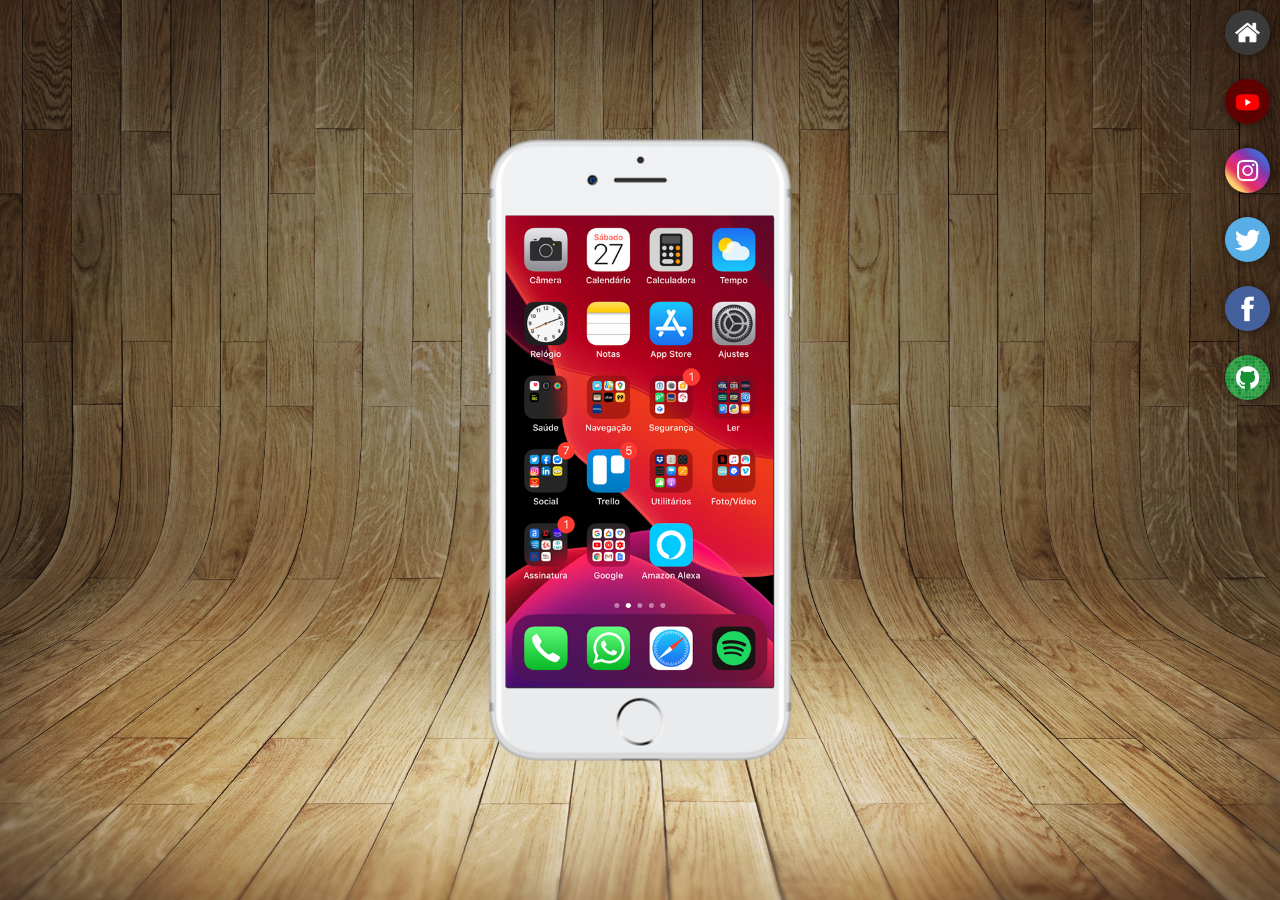
<file: index.html>
<!DOCTYPE html>
<html lang="pt-br">

<head>
    <meta charset="UTF-8">
    <meta http-equiv="X-UA-Compatible" content="IE=edge">
    <meta name="viewport" content="width=device-width, initial-scale=1.0">
    <title>Projeto Social</title>
    <link rel="shortcut icon" href="imagens/favicon.ico" type="image/x-icon">
    <link rel="stylesheet" href="estilos/style.css">
</head>

<body>
    <main>
        <section id="telefone">
            <iframe name="tela" id="tela" src="home.html" frameborder="0">
                Seu navegador não é compativél
            </iframe>
        </section>
        <section id="rede-sociais">
            <a href="home.html" target="tela"><img src="imagens/logo-home.jpg" alt="Home"></a> <br>
            <a href="youtube.html" target="tela"><img src="imagens/logo-youtube.jpg" alt="YouTube"></a> <br>
            <a href="instagram.html" target="tela"><img src="imagens/logo-instagram.jpg" alt="Instagram"></a> <br>
            <a href="twitter.html" target="tela"><img src="imagens/logo-twitter.jpg" alt="Twitter"></a> <br>
            <a href="facebook.html" target="tela"><img src="imagens/logo-facebook.jpg" alt="Facebook"></a> <br>
            <a href="github.html" target="tela"><img src="imagens/logo-github.jpg" alt="GitHub"></a>
        </section>
    </main>

</body>

</html>
</file>
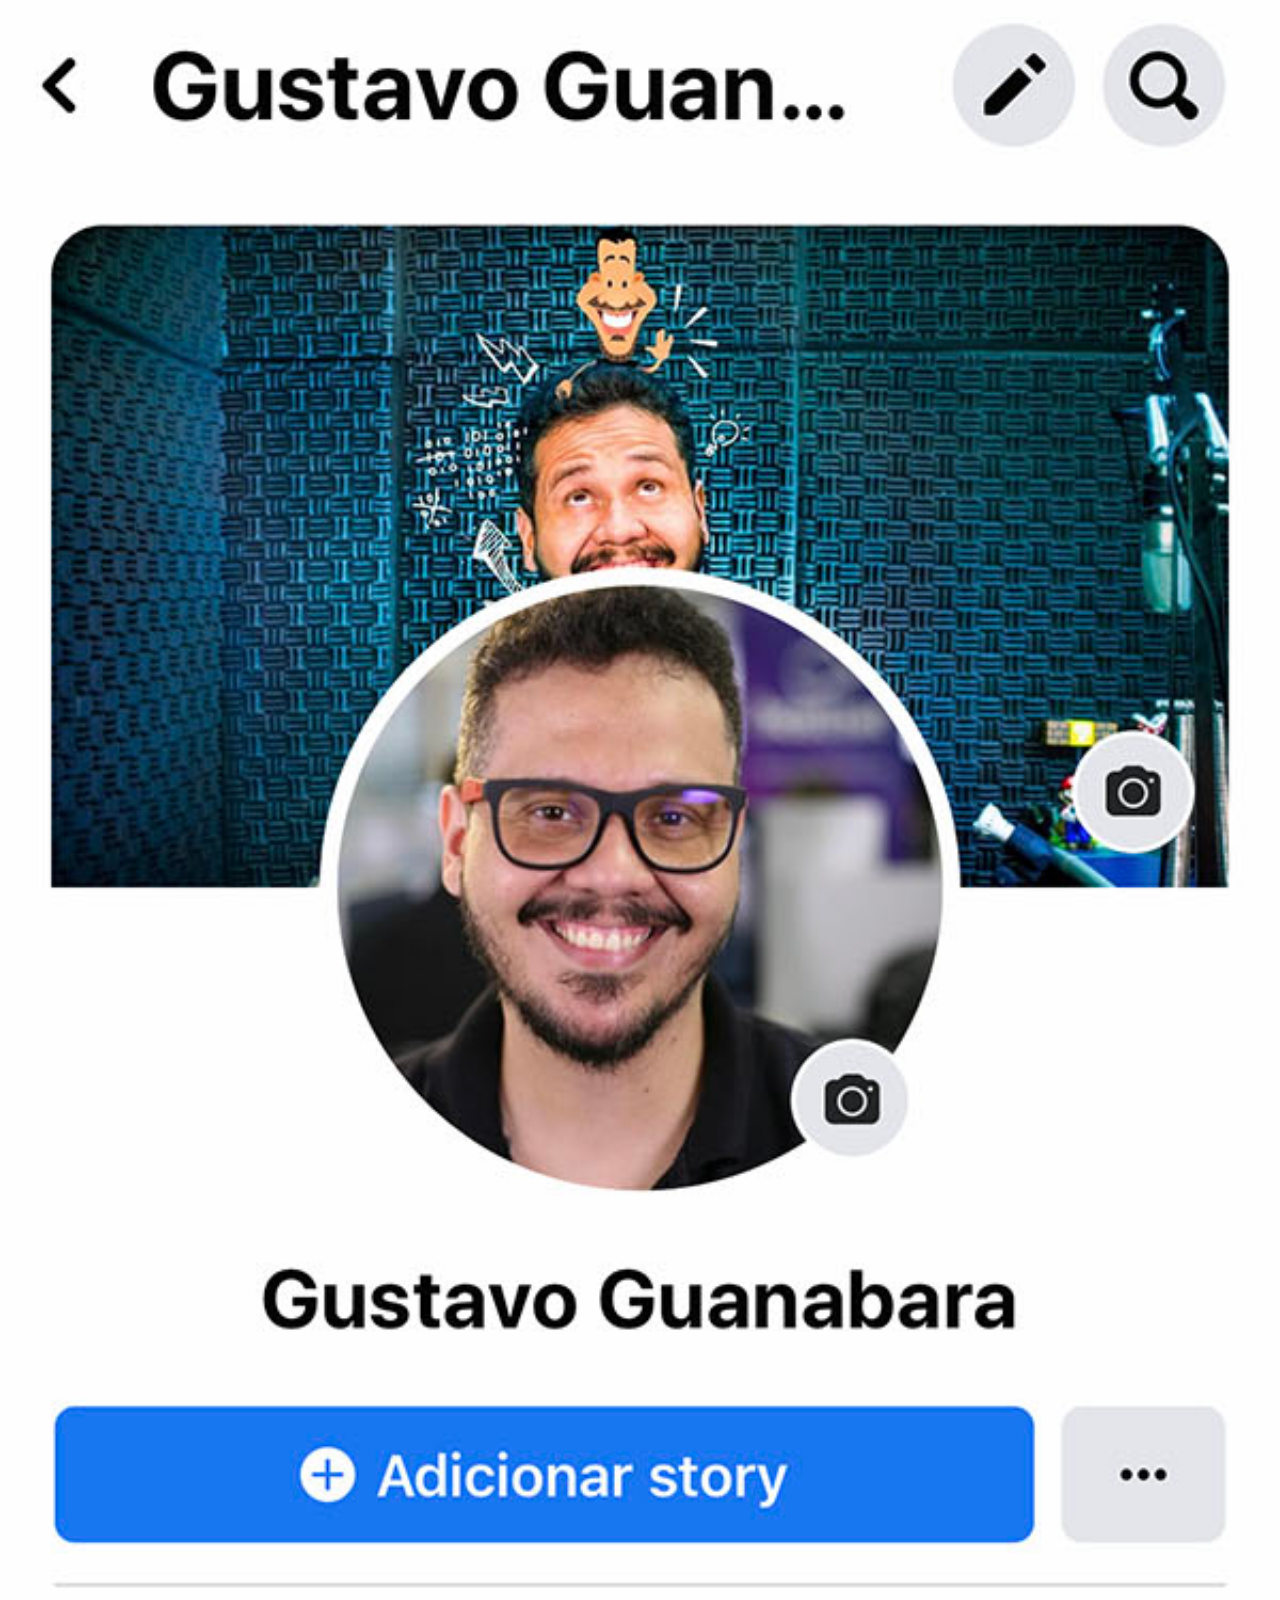
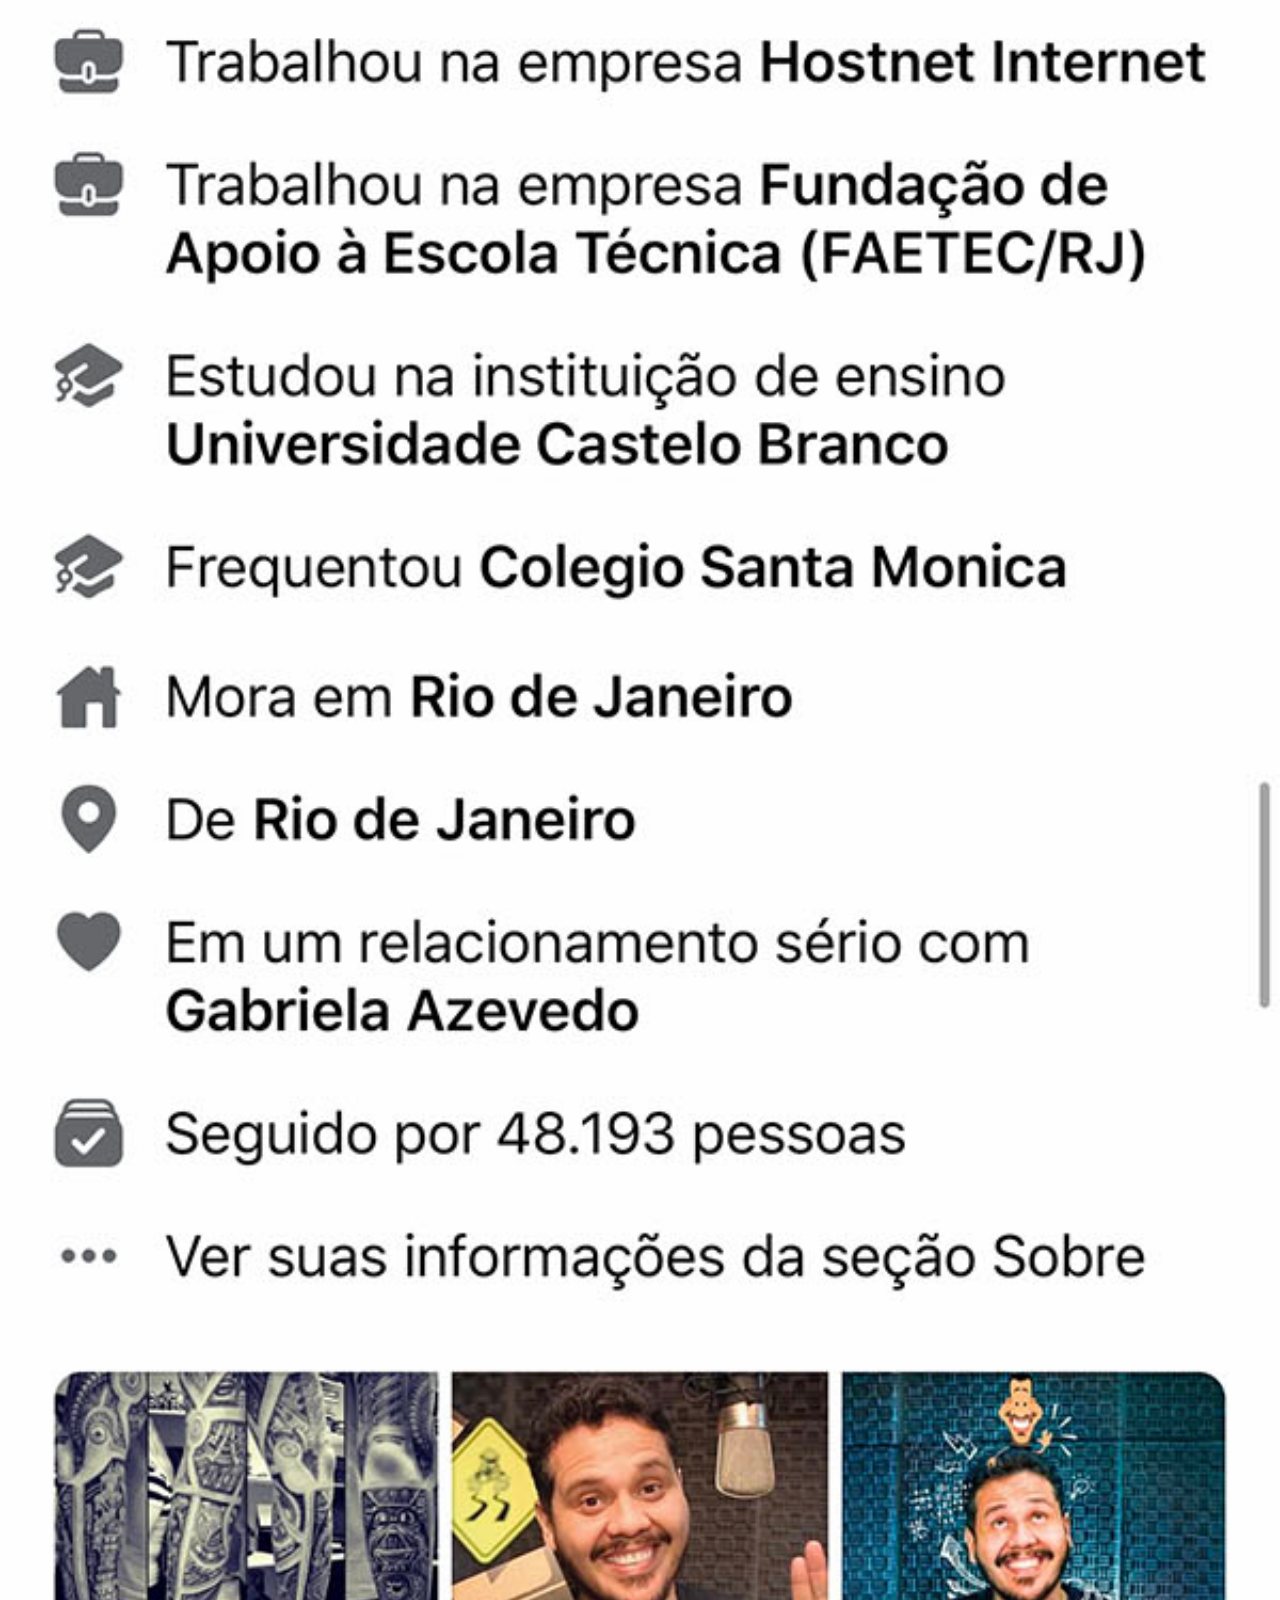
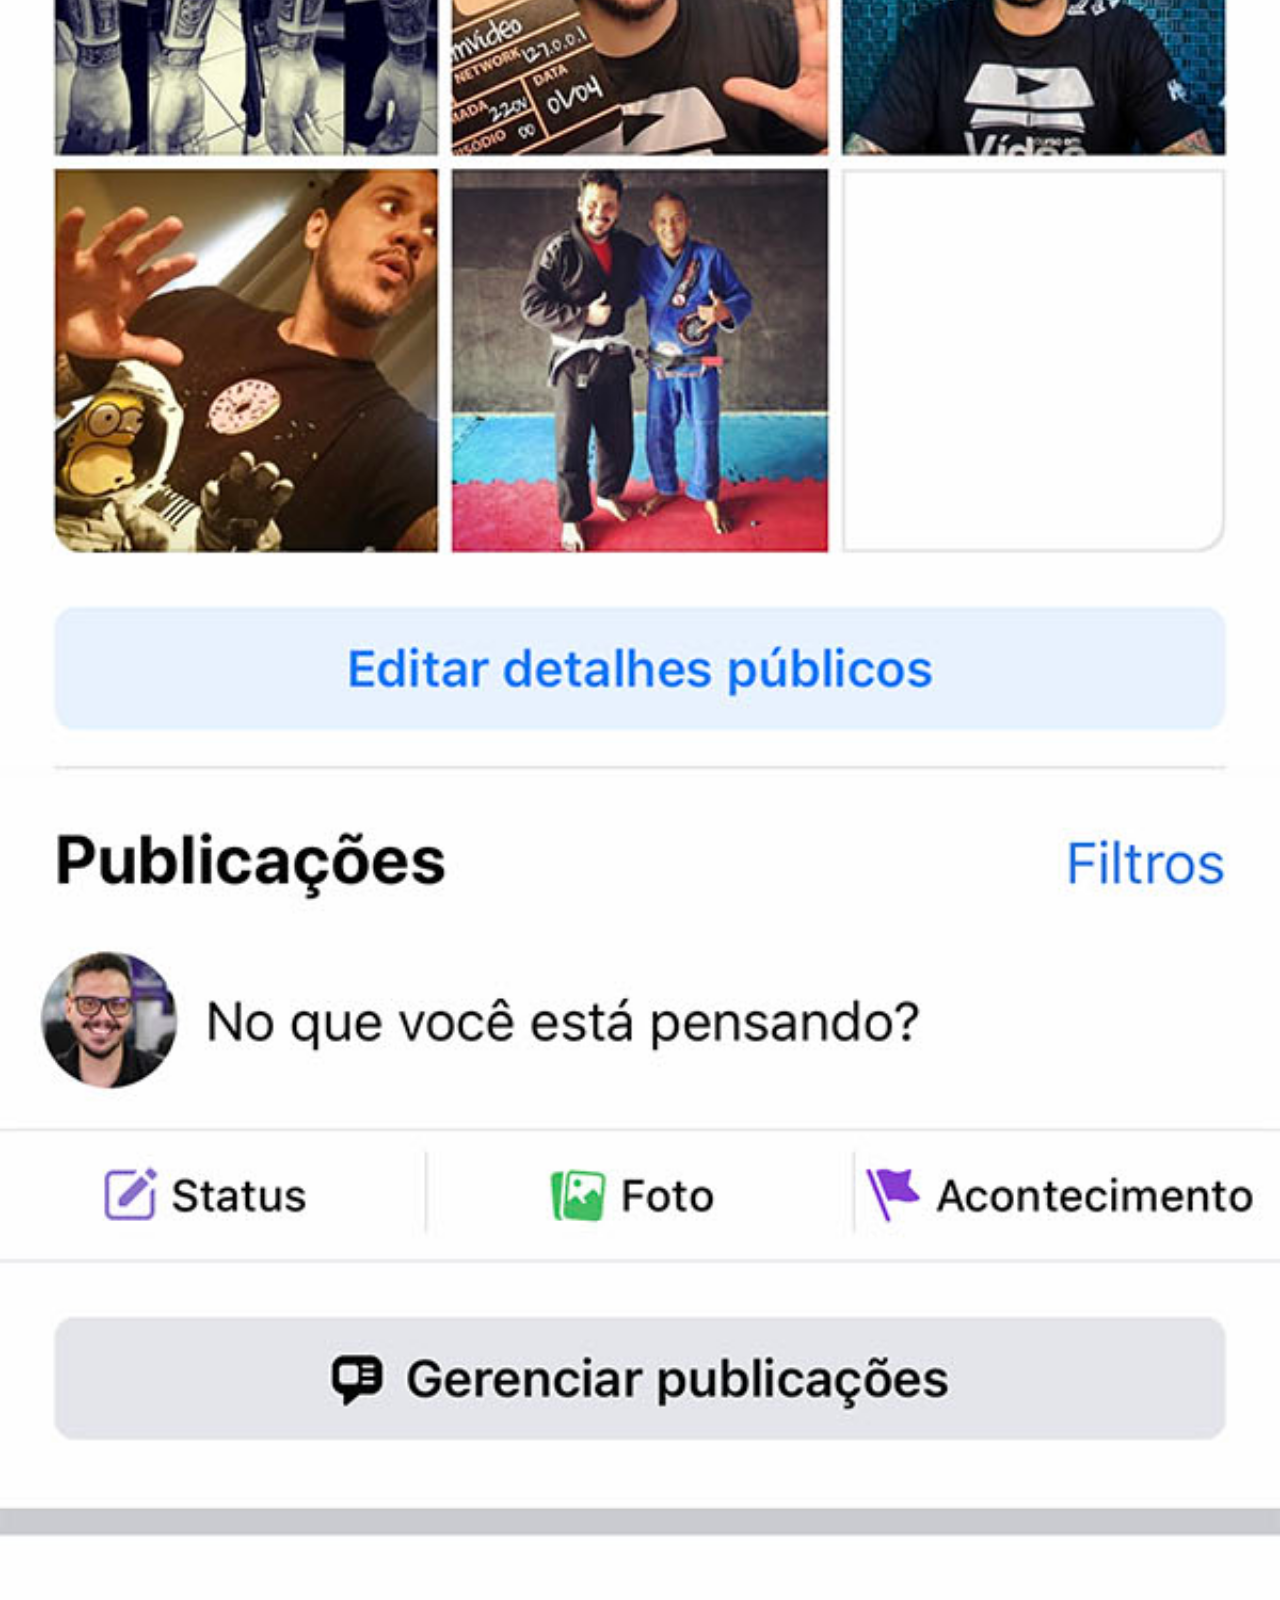
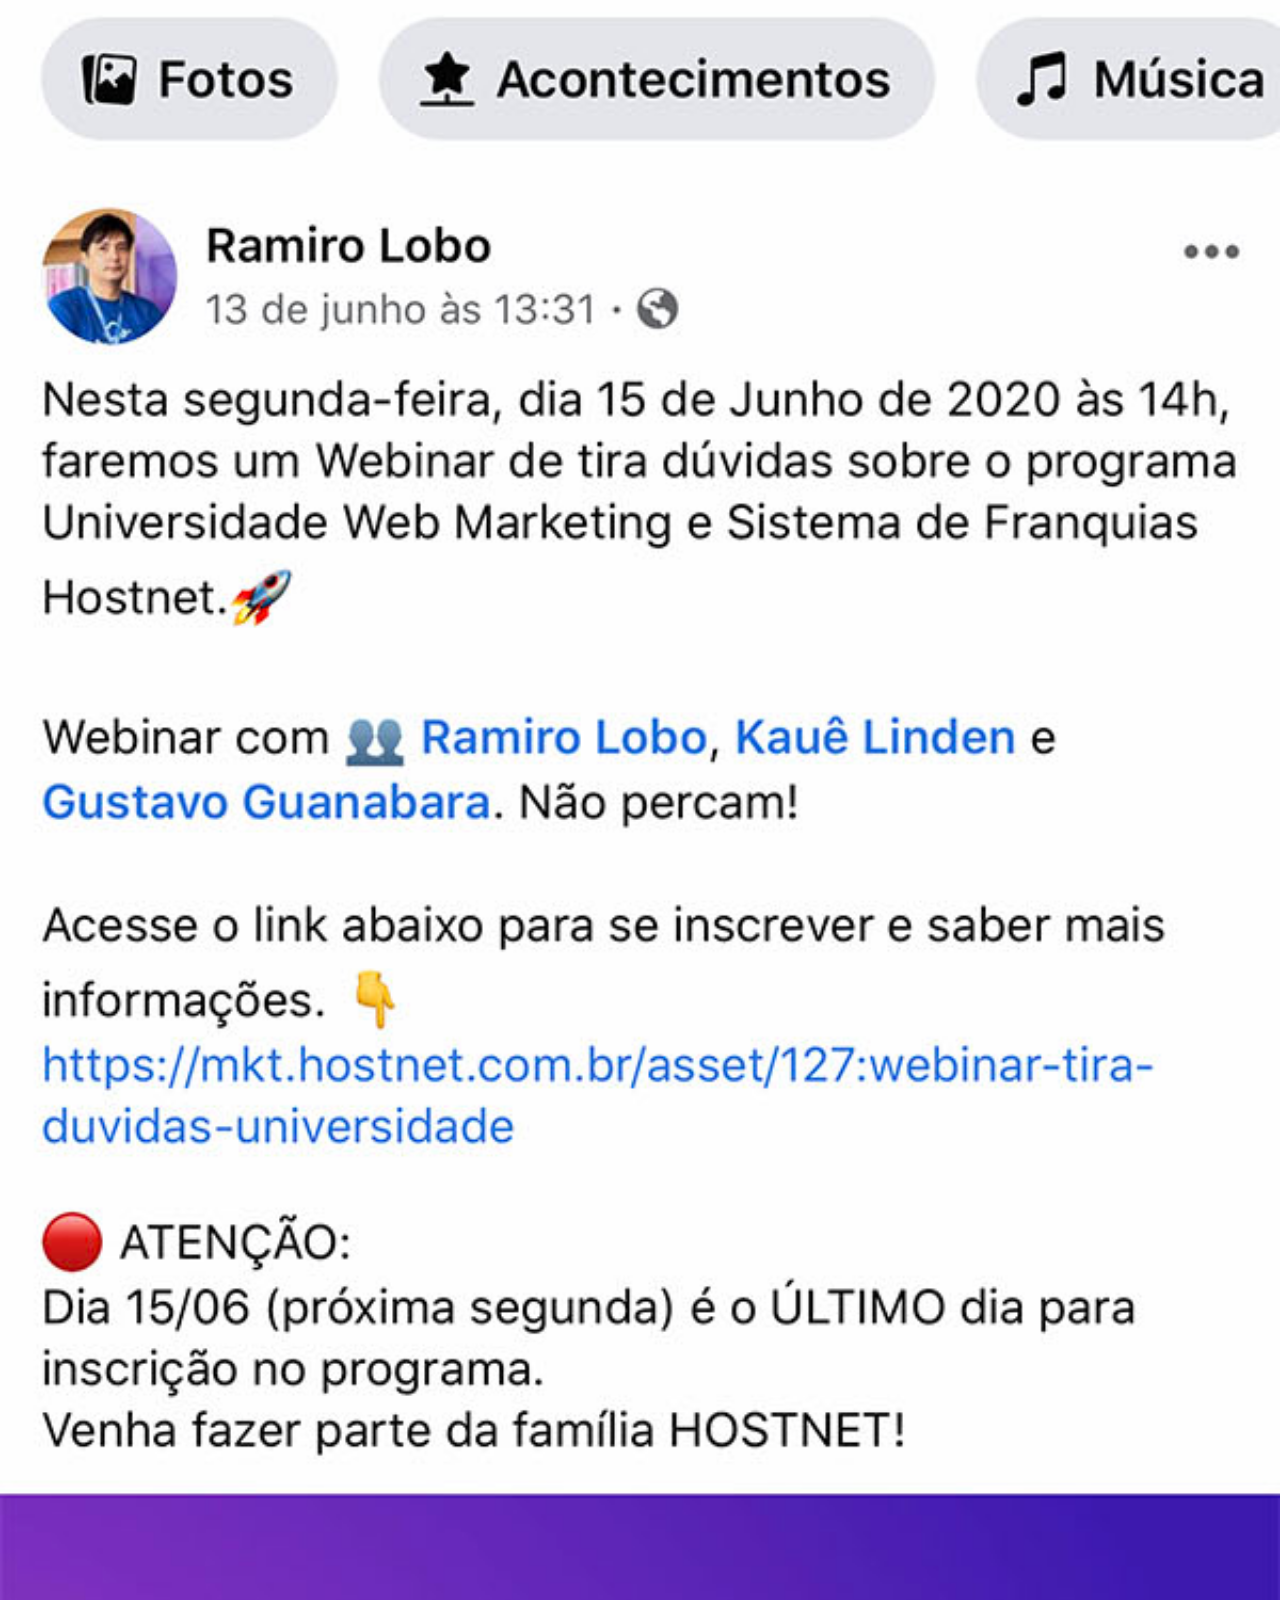
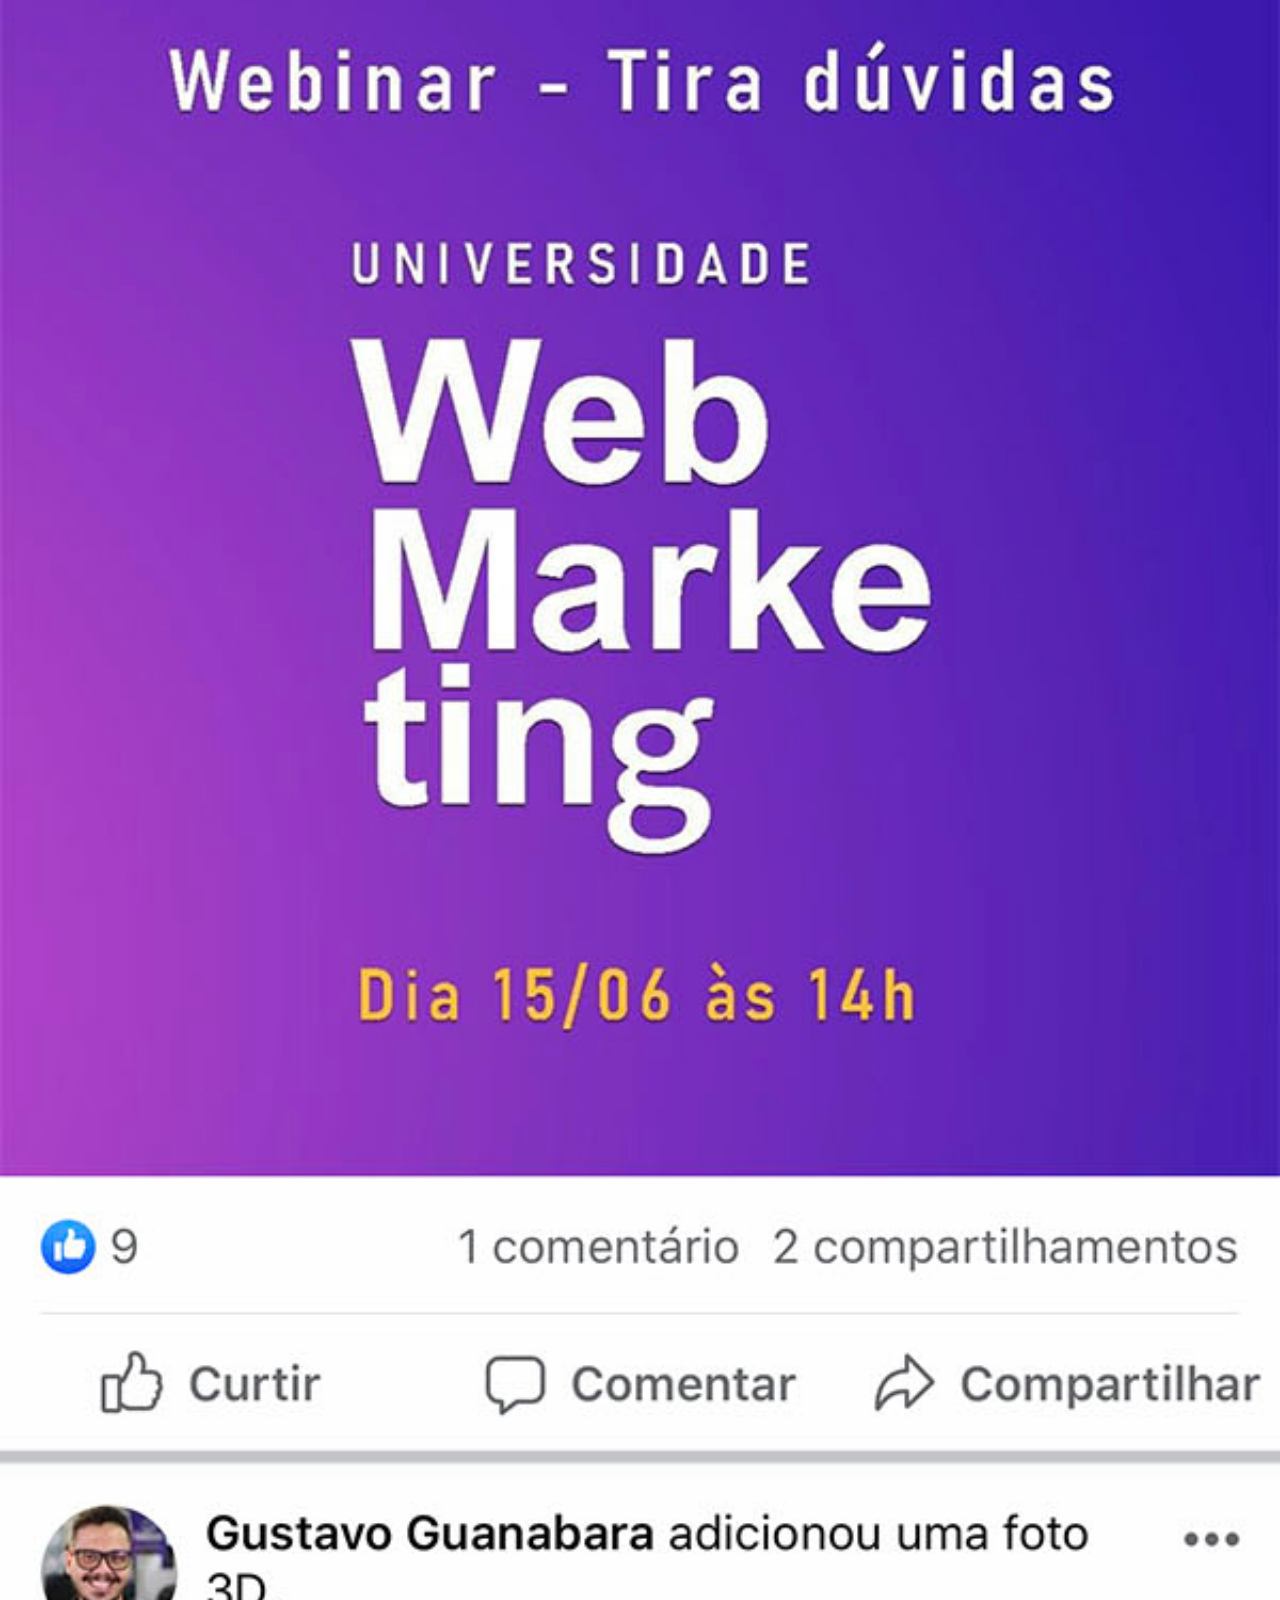
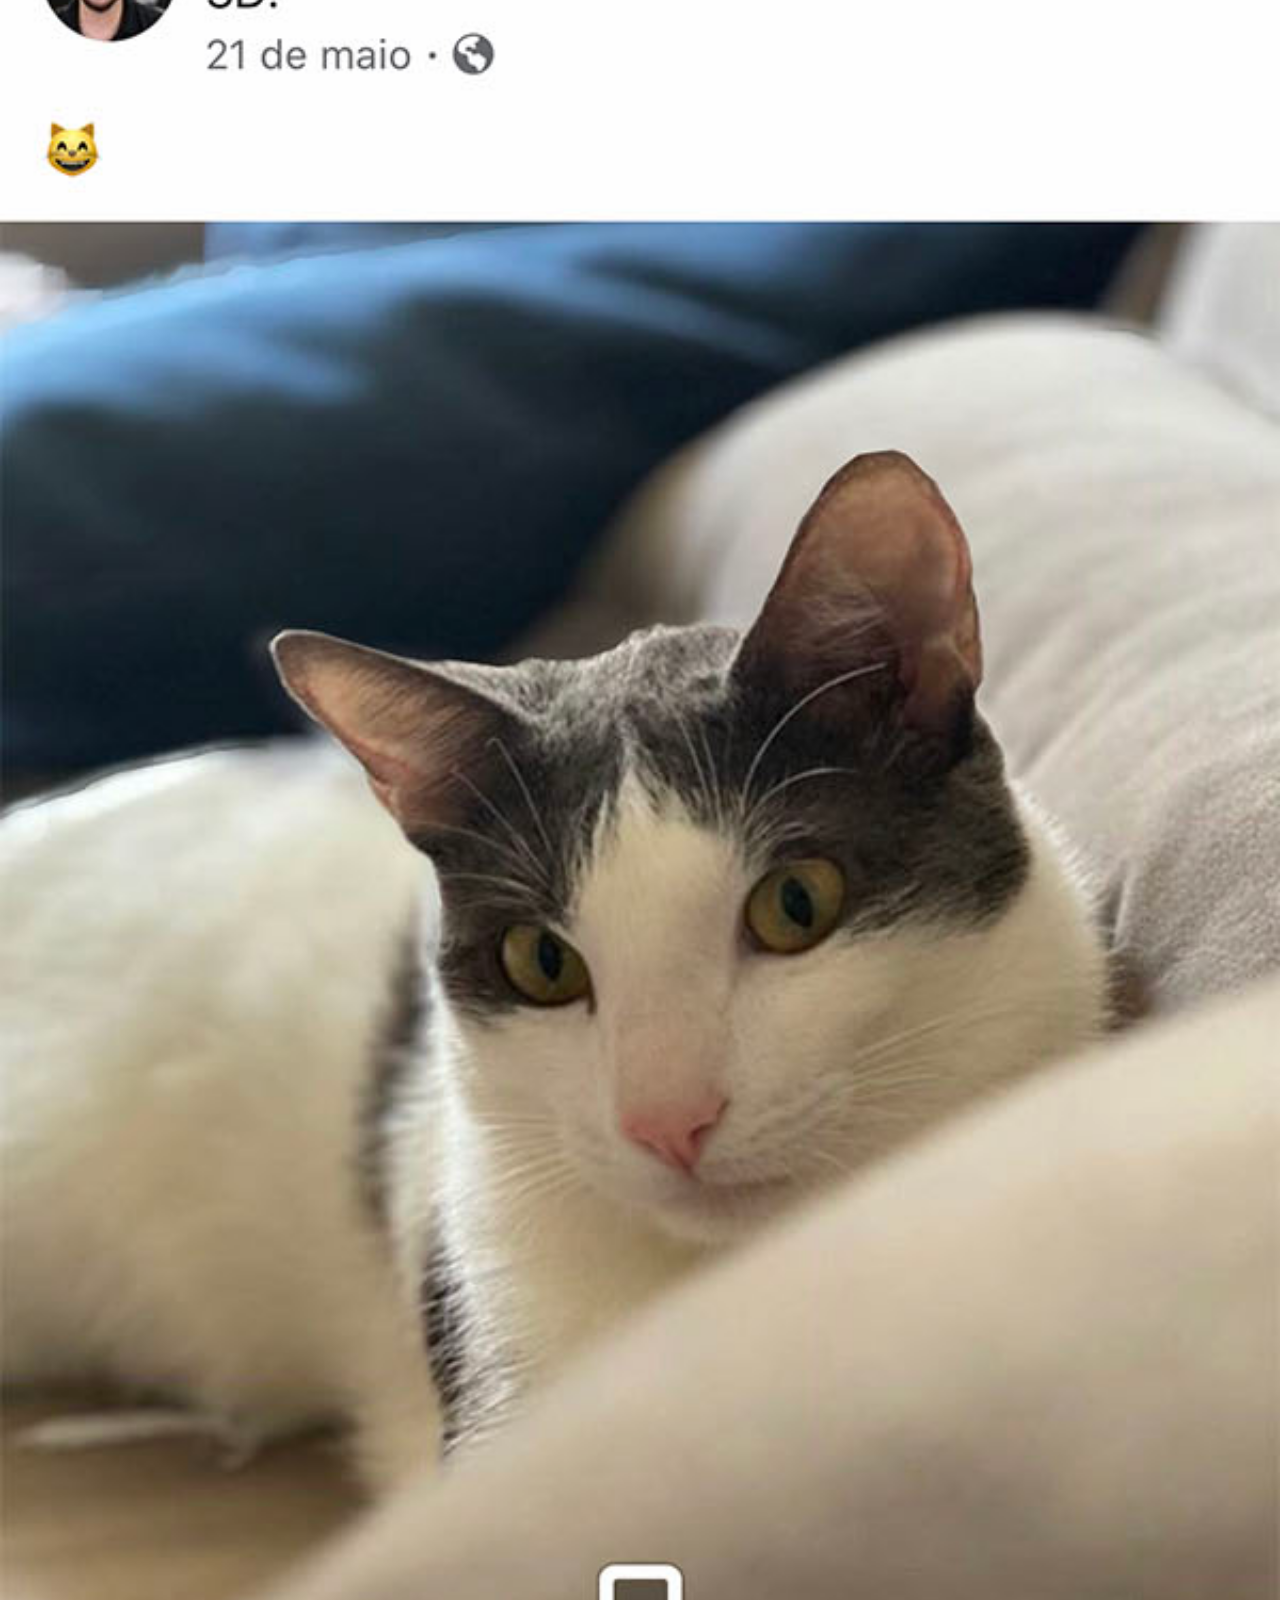
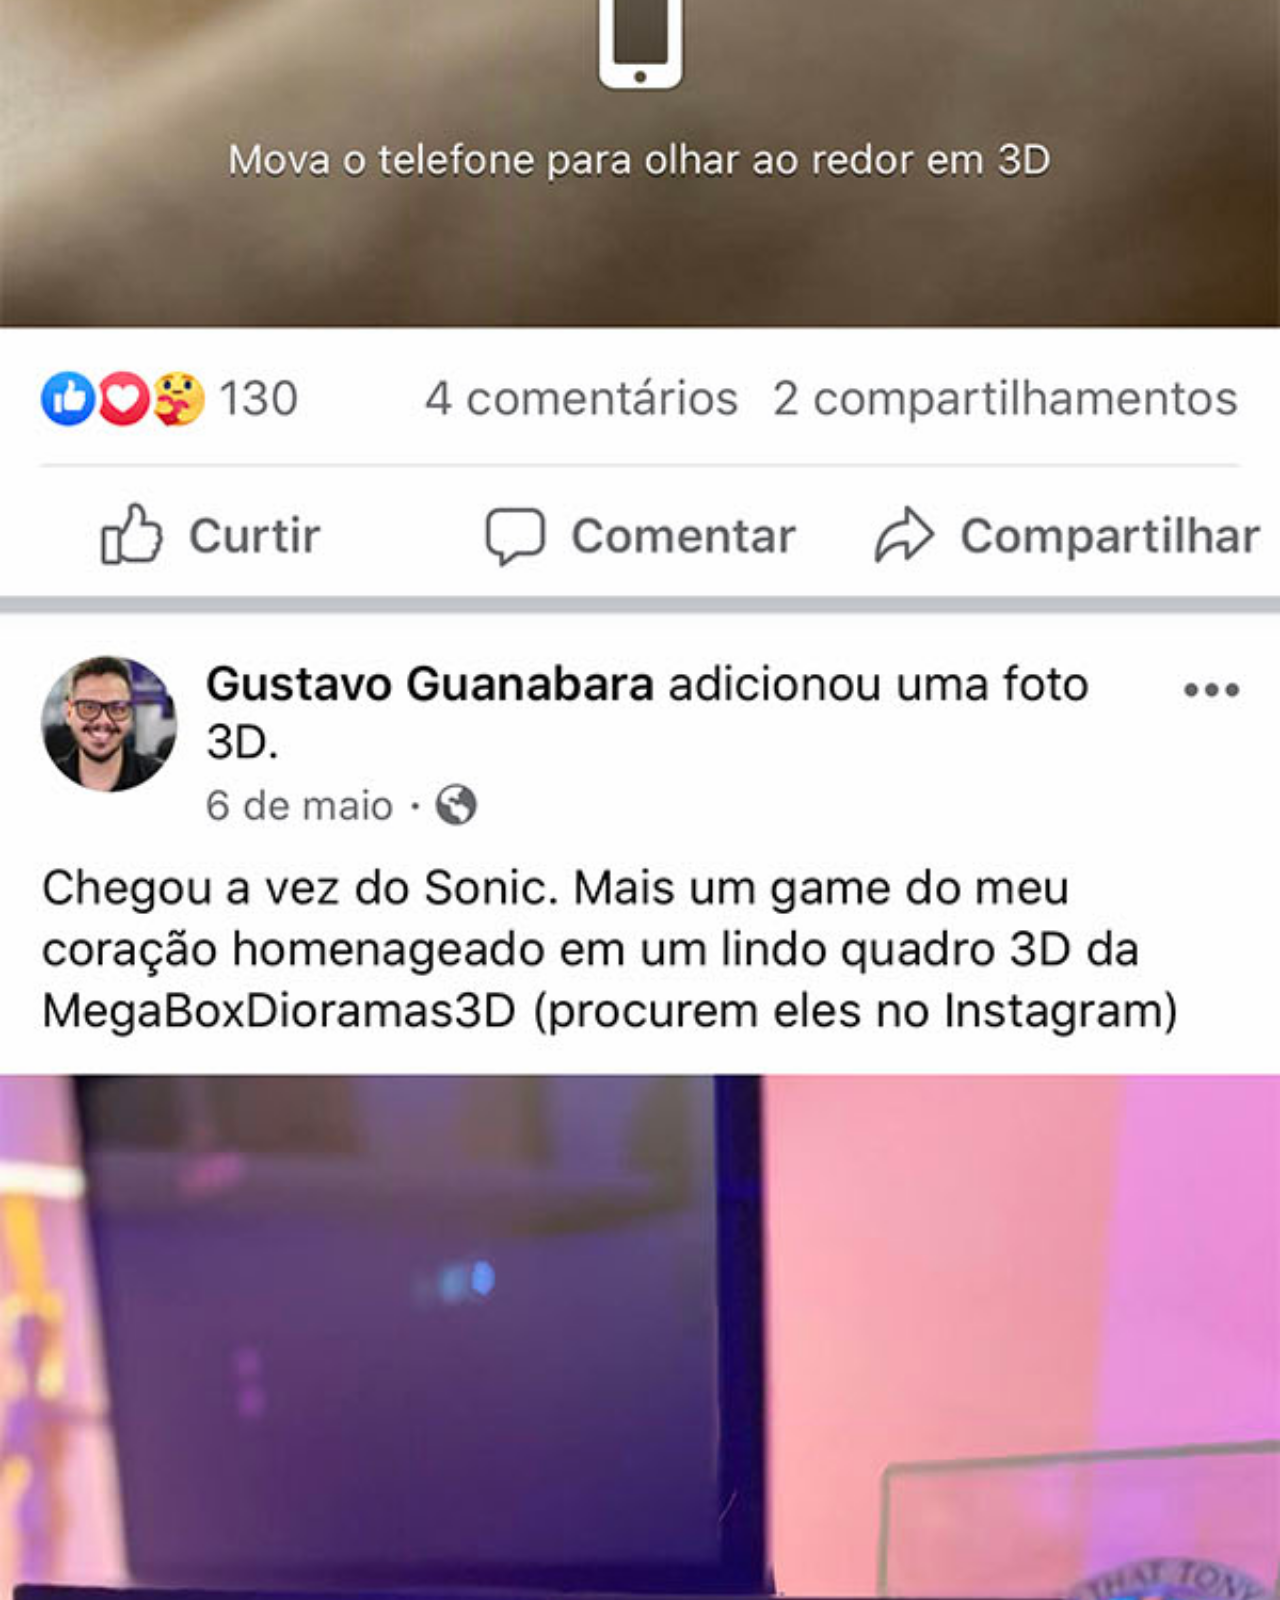
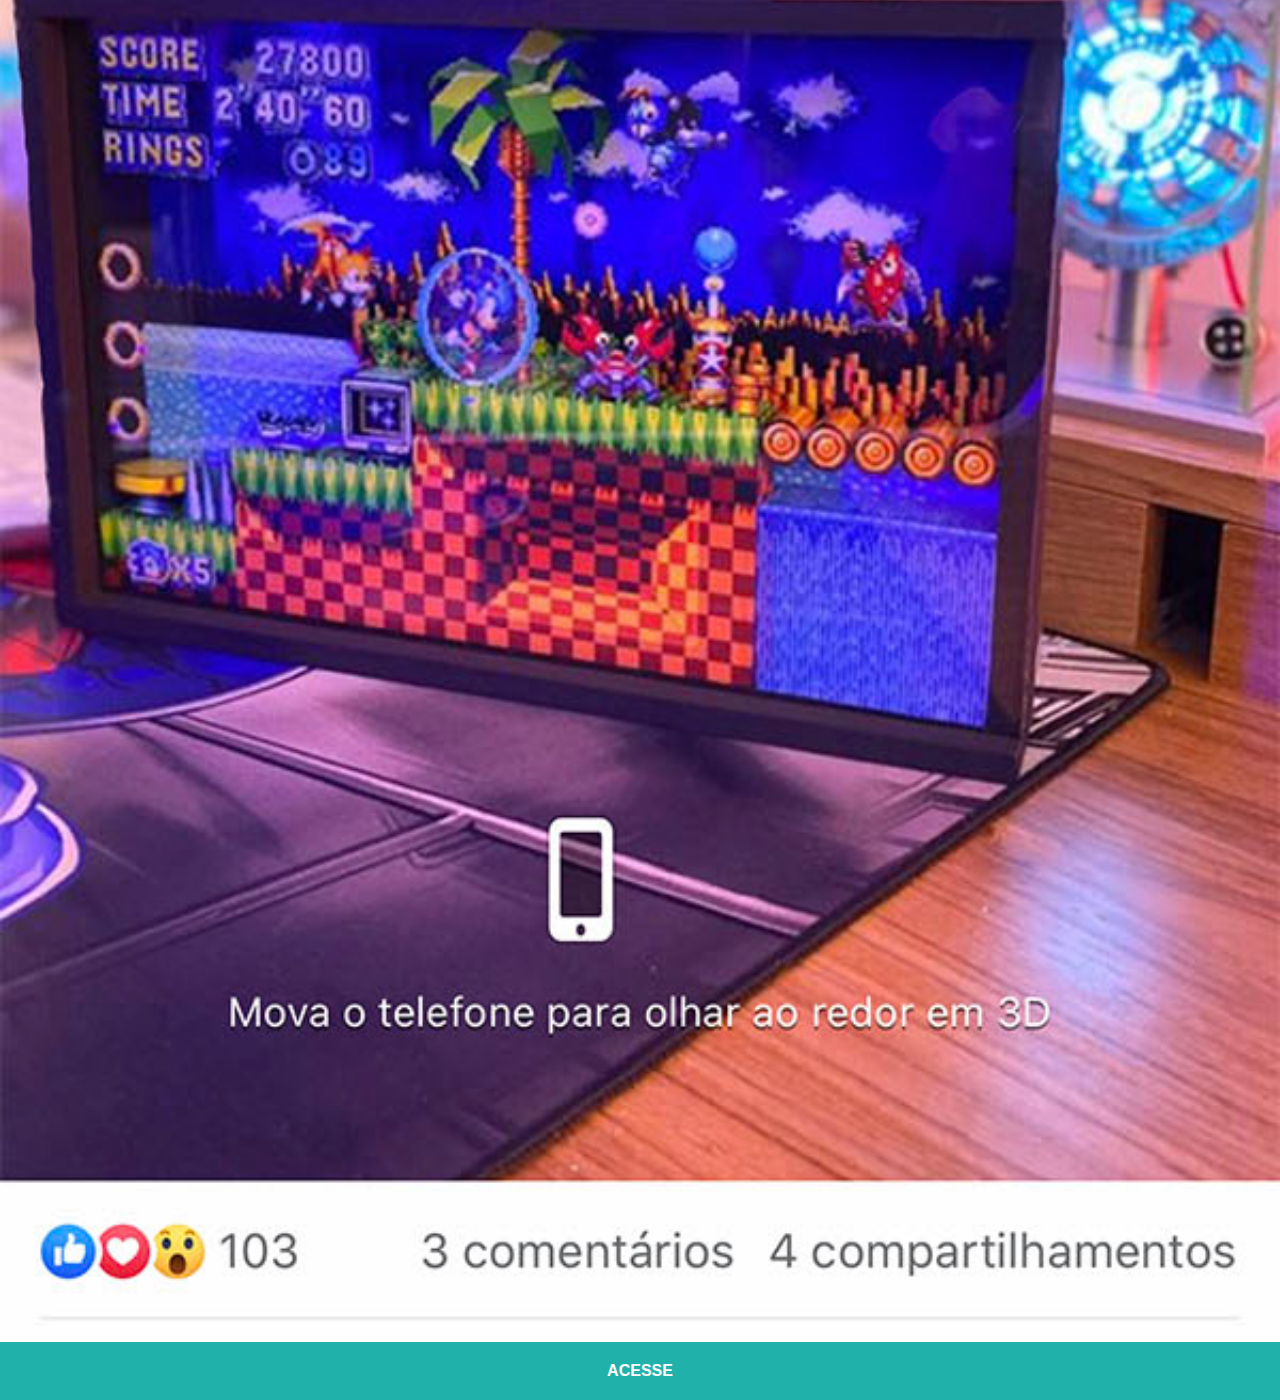
<file: facebook.html>
<!DOCTYPE html>
<html lang="pt-br">

<head>
    <meta charset="UTF-8">
    <meta http-equiv="X-UA-Compatible" content="IE=edge">
    <meta name="viewport" content="width=device-width, initial-scale=1.0">
    <title>Facebook</title>
    <link rel="stylesheet" href="estilos/social.css">
</head>

<body>
    <img src="imagens/tela-facebook.jpg" alt="YouTube">
    <a href="#" target="_blank">ACESSE</a>
</body>

</html>
</file>
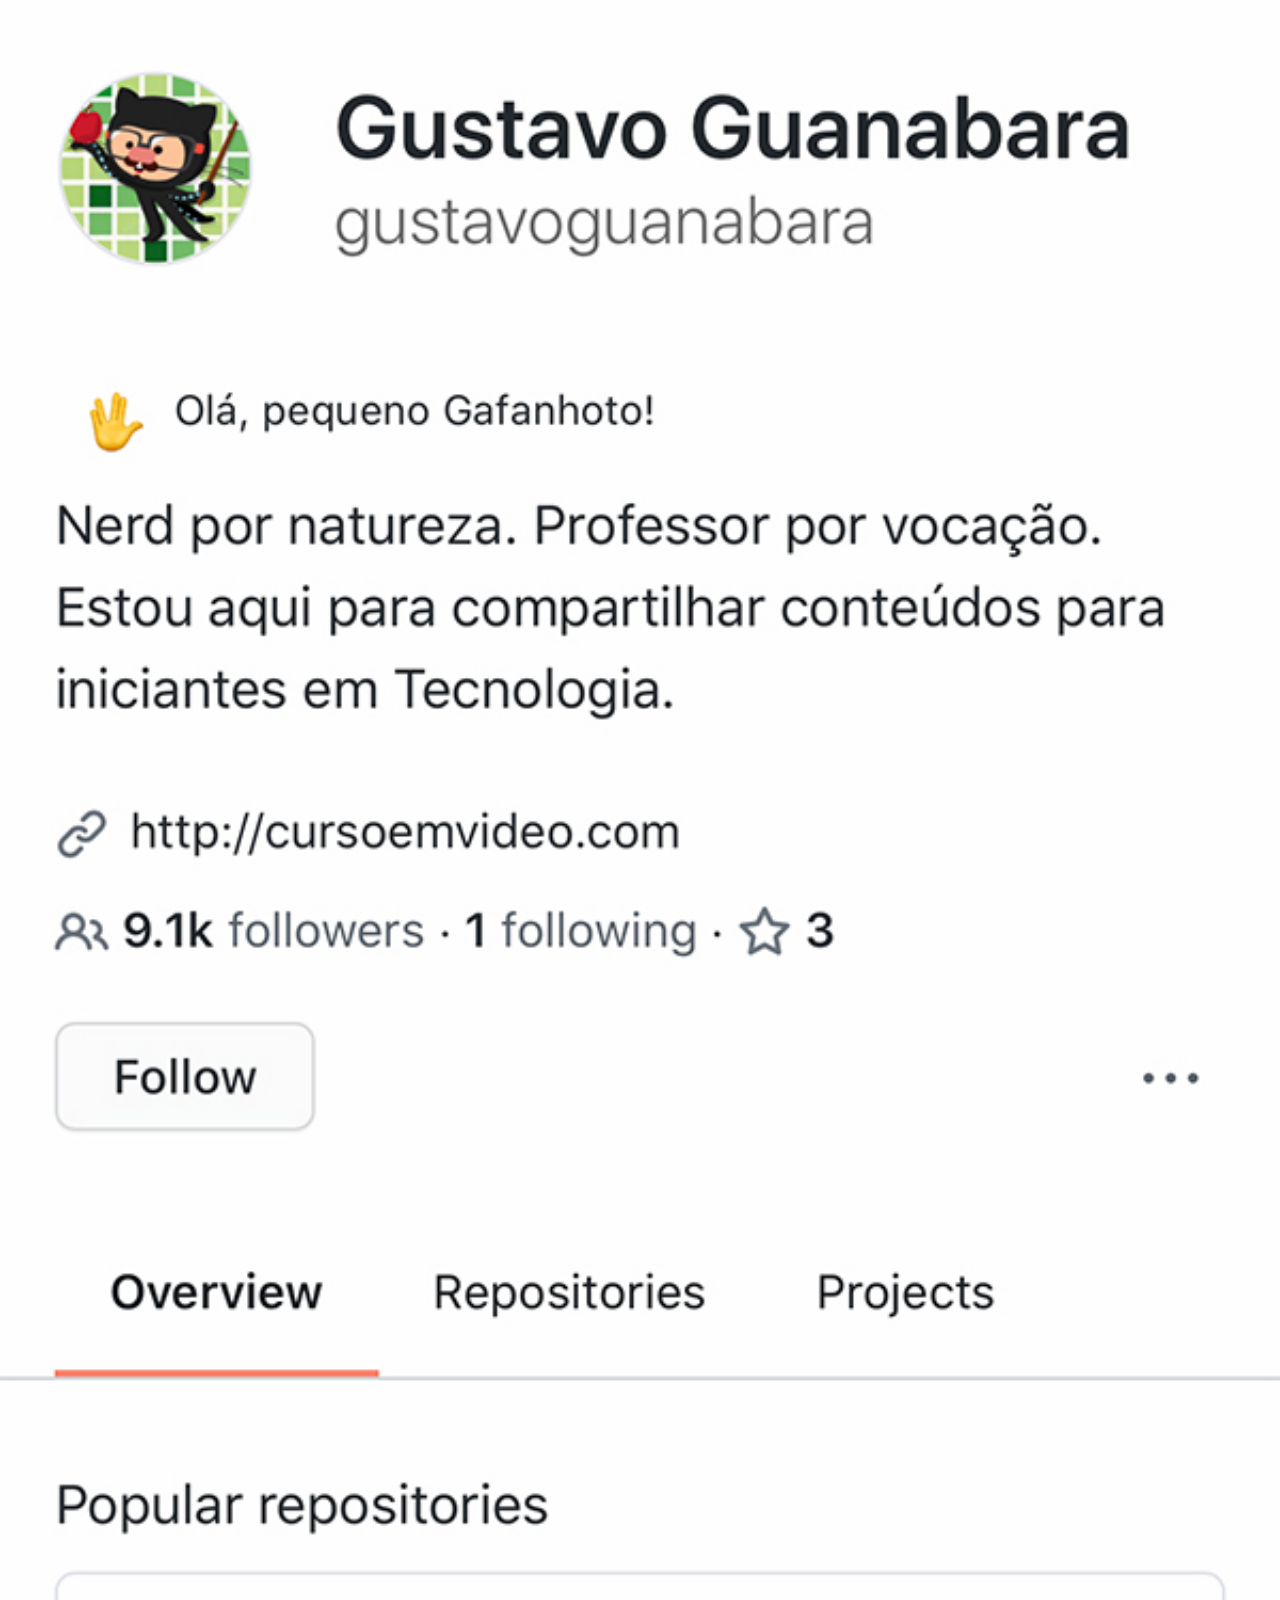
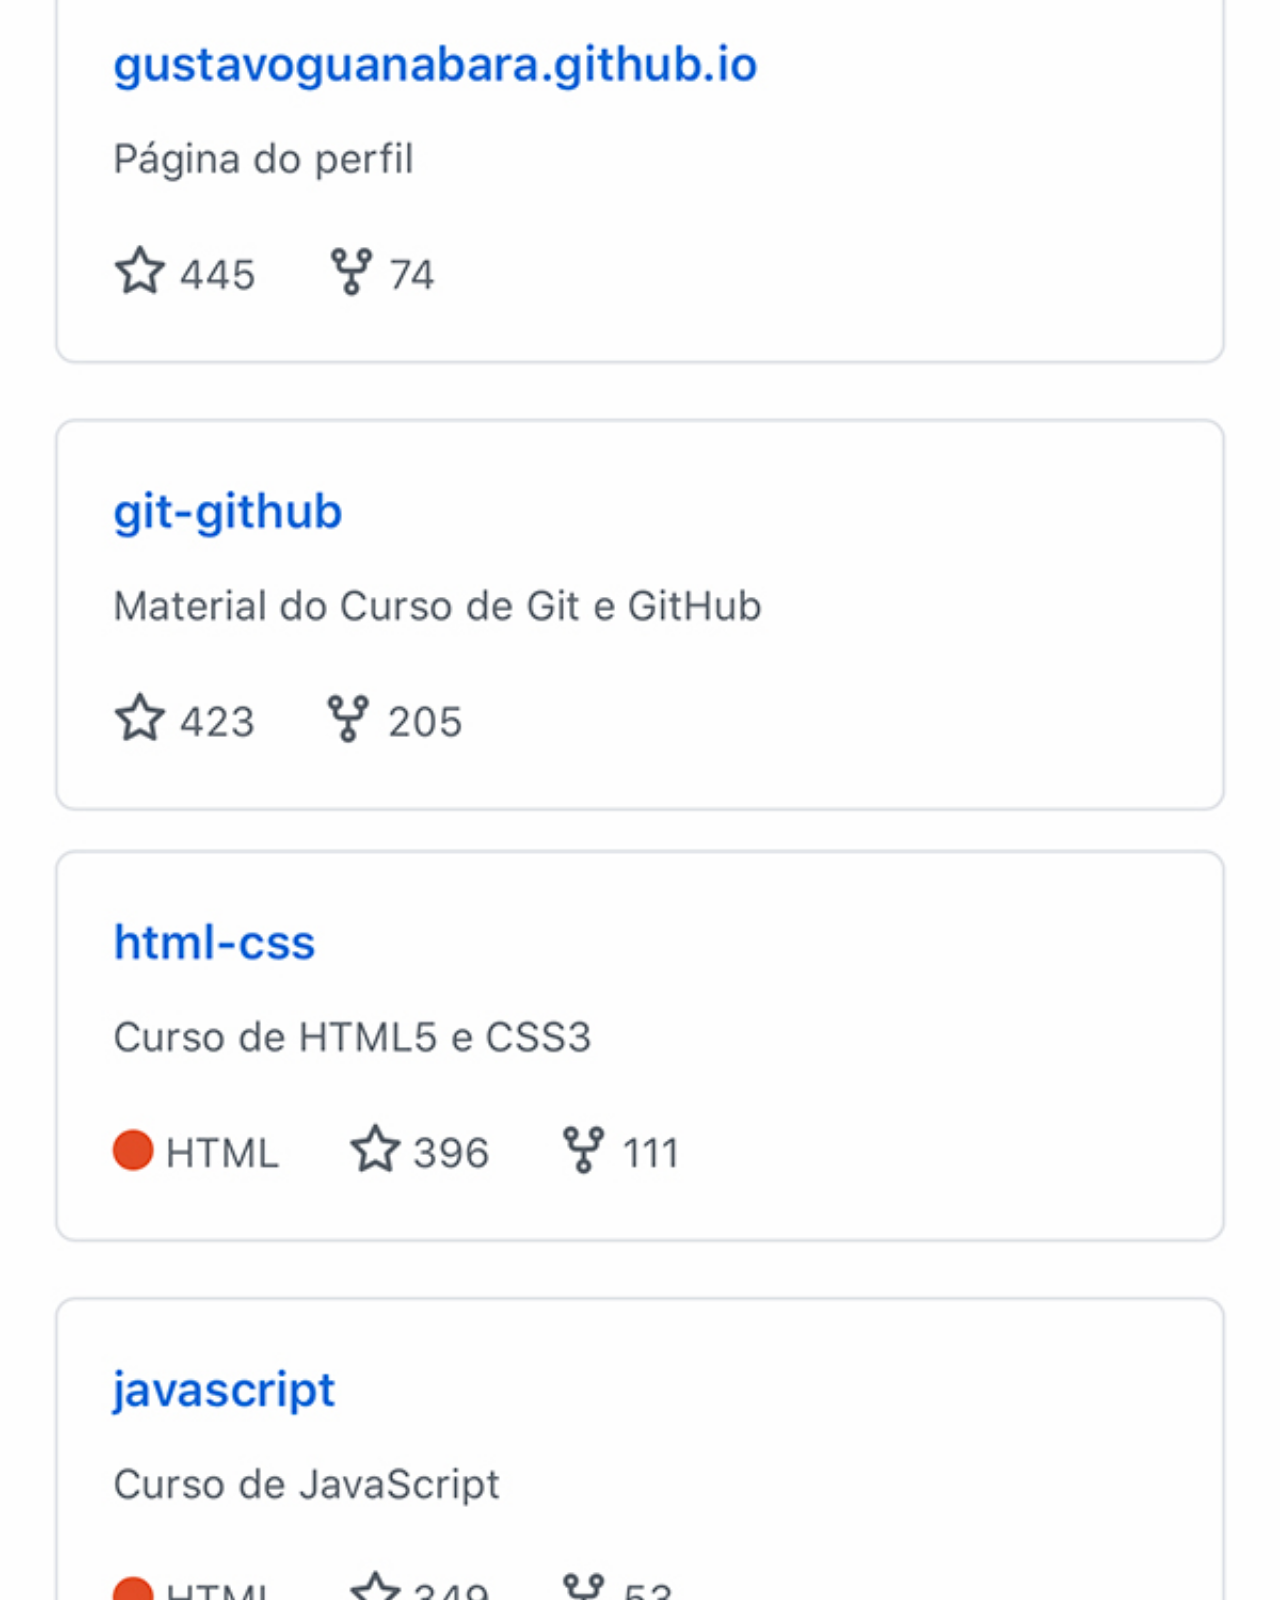
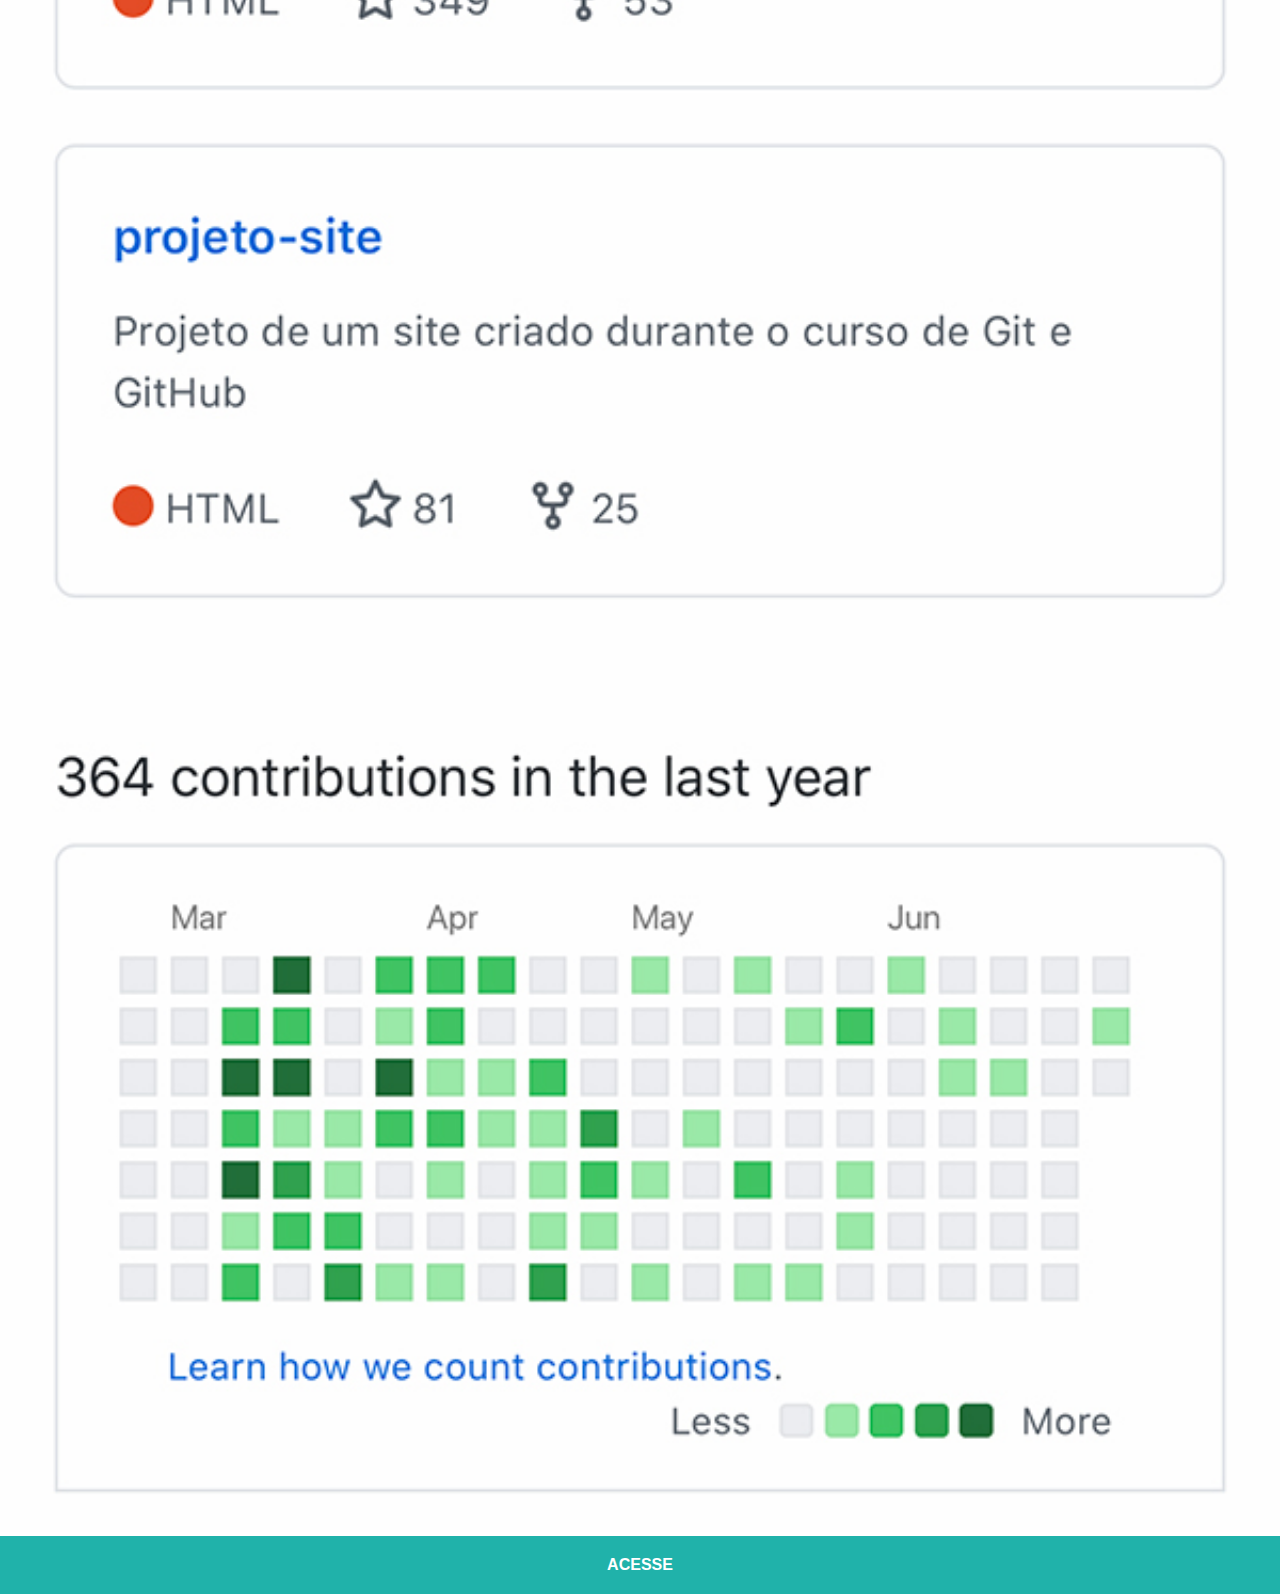
<file: github.html>
<!DOCTYPE html>
<html lang="pt-br">

<head>
    <meta charset="UTF-8">
    <meta http-equiv="X-UA-Compatible" content="IE=edge">
    <meta name="viewport" content="width=device-width, initial-scale=1.0">
    <title>GitHub</title>
    <link rel="stylesheet" href="estilos/social.css">
</head>

<body>
    <img src="imagens/tela-github.jpg" alt="YouTube">
    <a href="#" target="_blank">ACESSE</a>
</body>

</html>
</file>
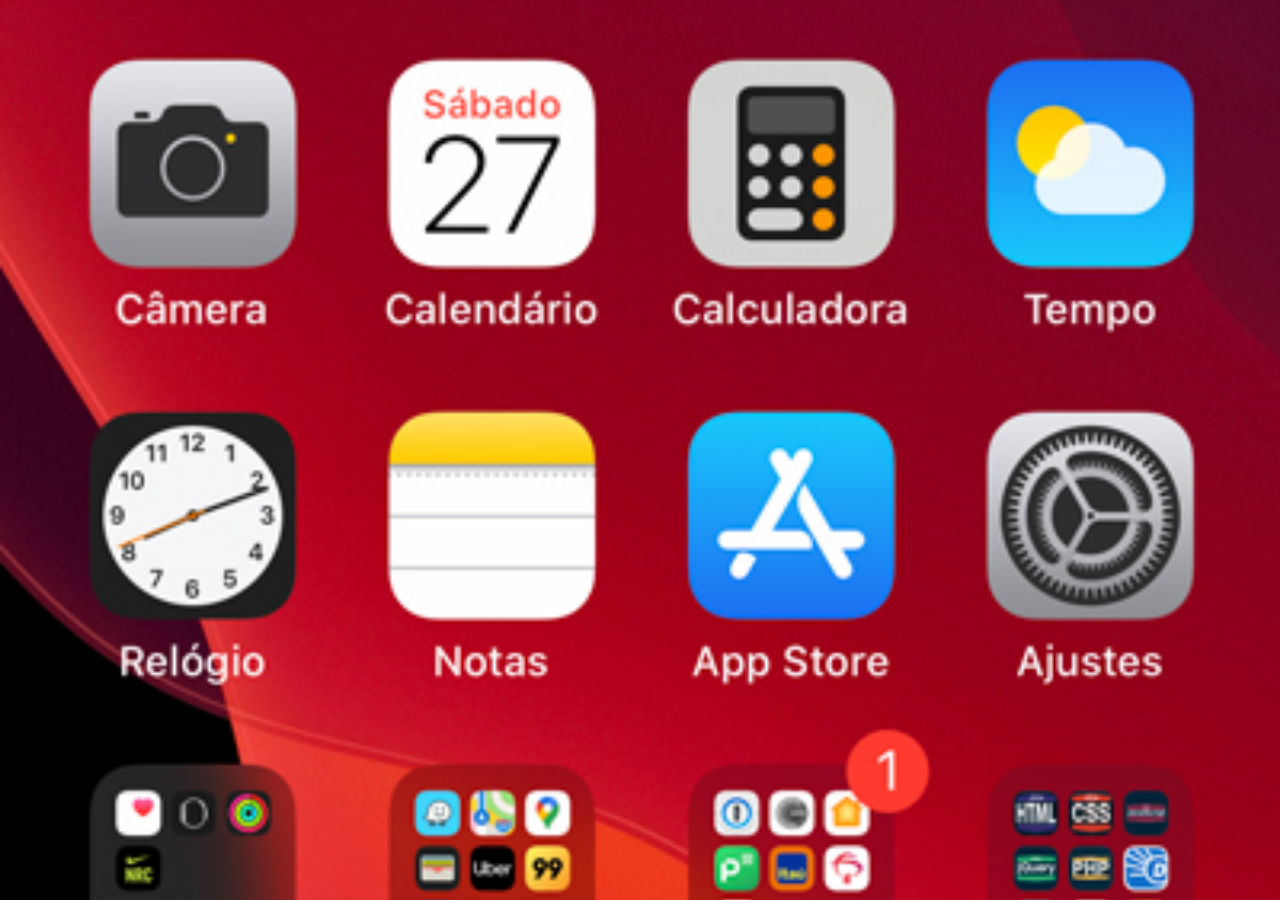
<file: home.html>
<!DOCTYPE html>
<html lang="pt-br">

<head>
    <meta charset="UTF-8">
    <meta http-equiv="X-UA-Compatible" content="IE=edge">
    <meta name="viewport" content="width=device-width, initial-scale=1.0">
    <title>Home</title>
</head>
<style>
    * {
        margin: 0px;
        padding: 0px;
    }

    body {
        height: 100vh;
        width: 100vw;
        background: black url(imagens/tela-home.jpg) no-repeat top center;
        background-size: cover;
    }
</style>


<body>

</body>

</html>
</file>
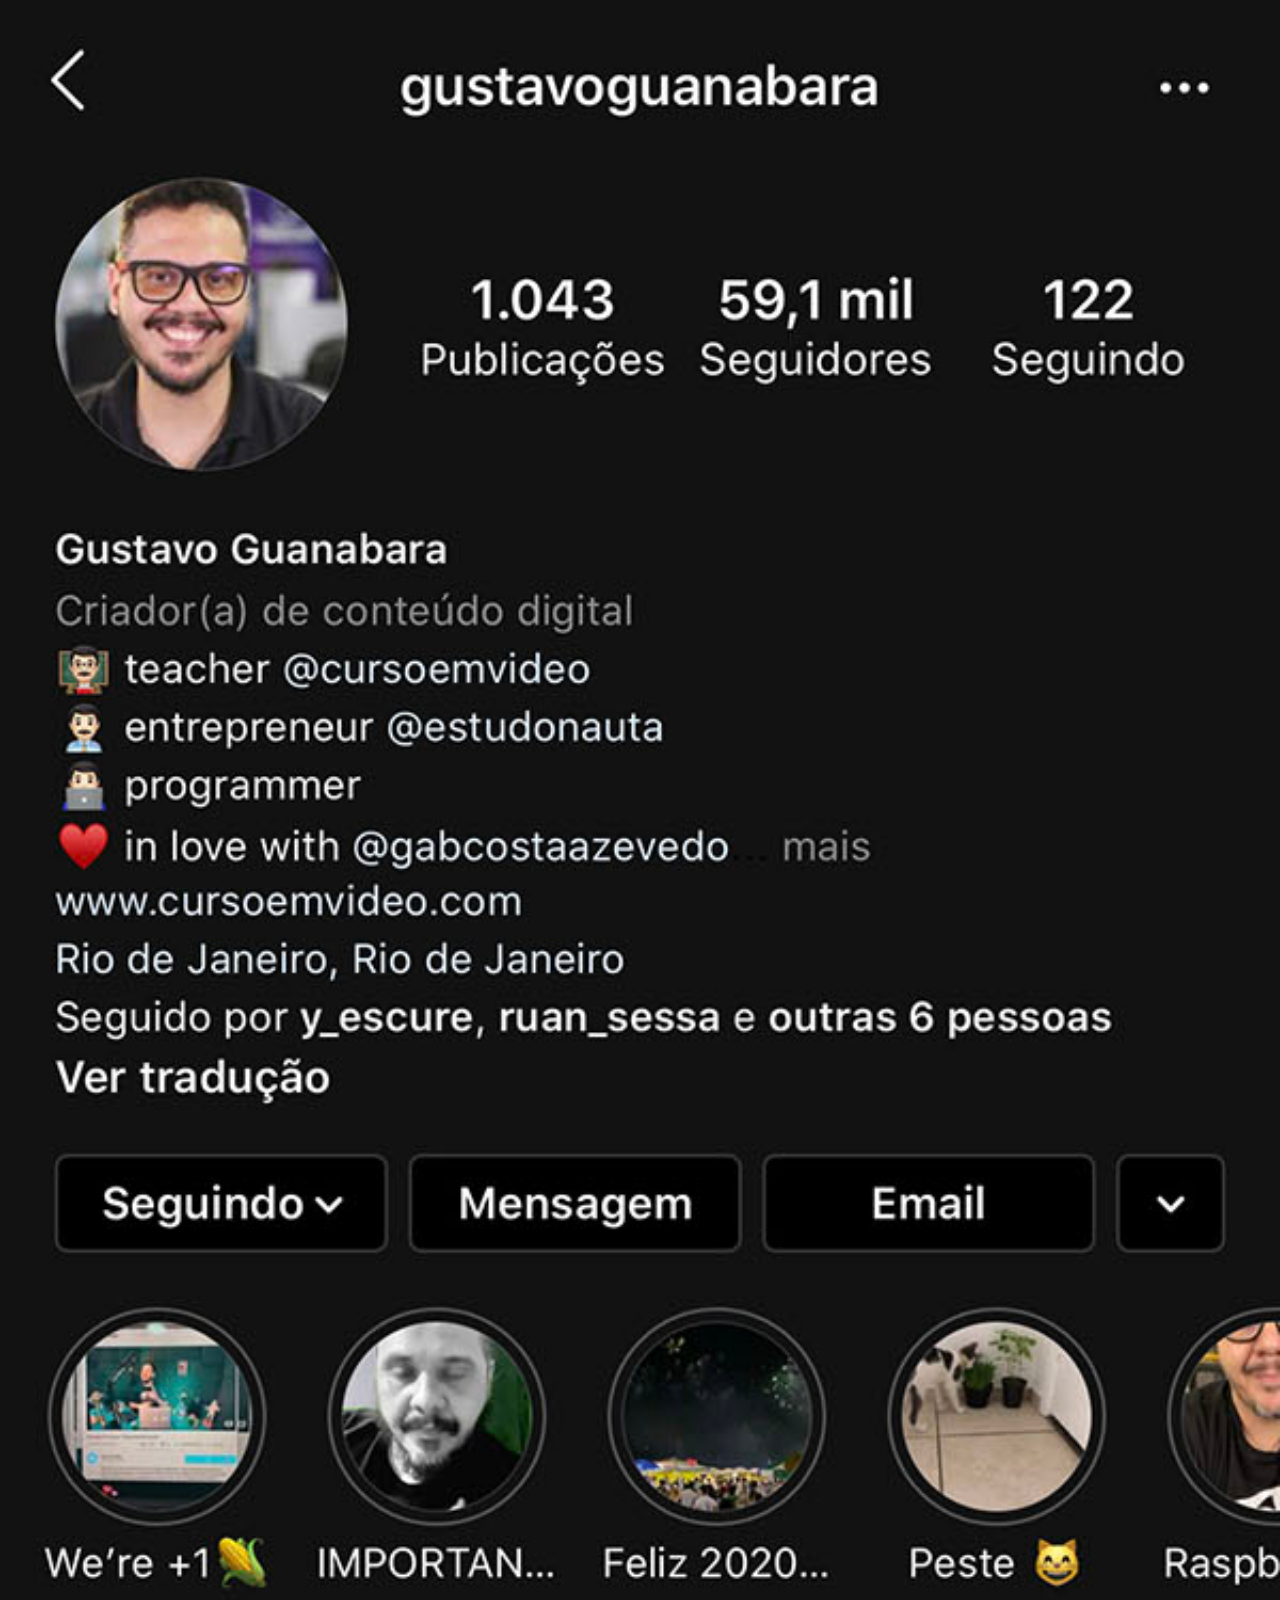
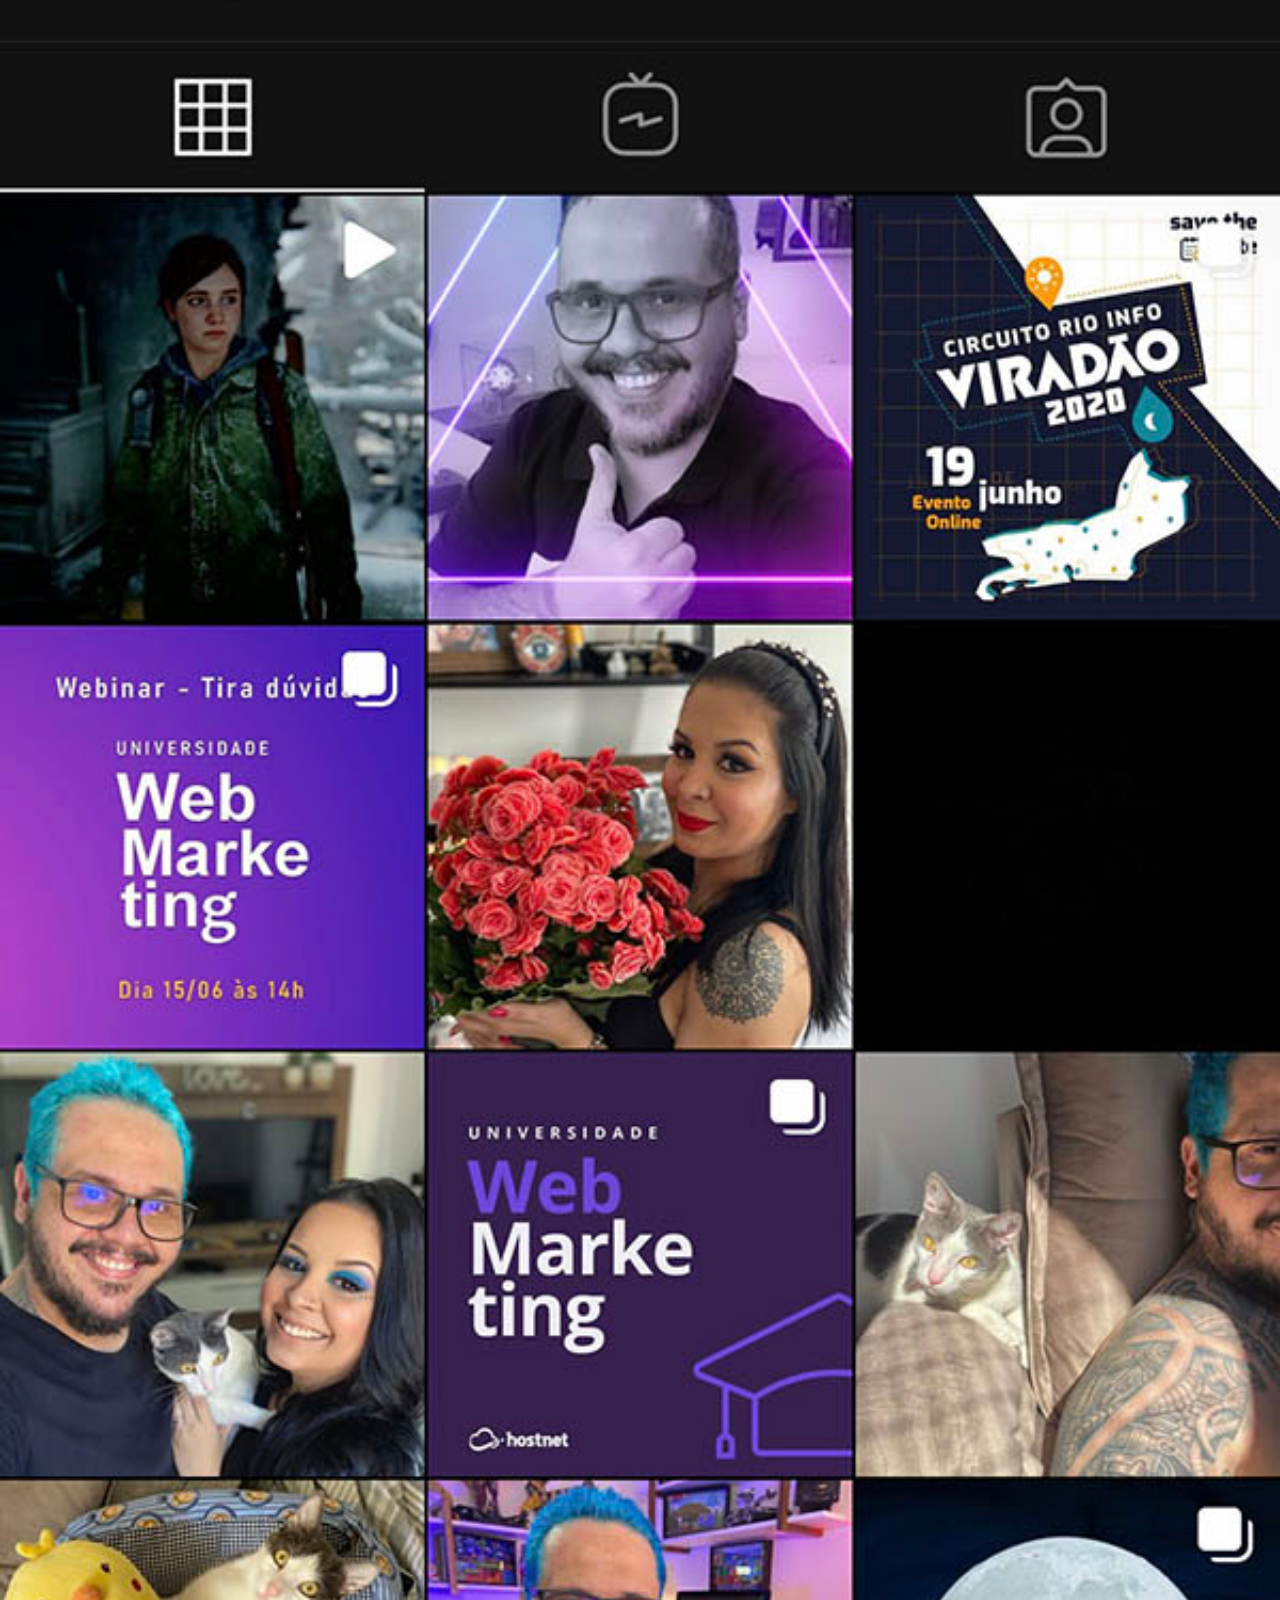
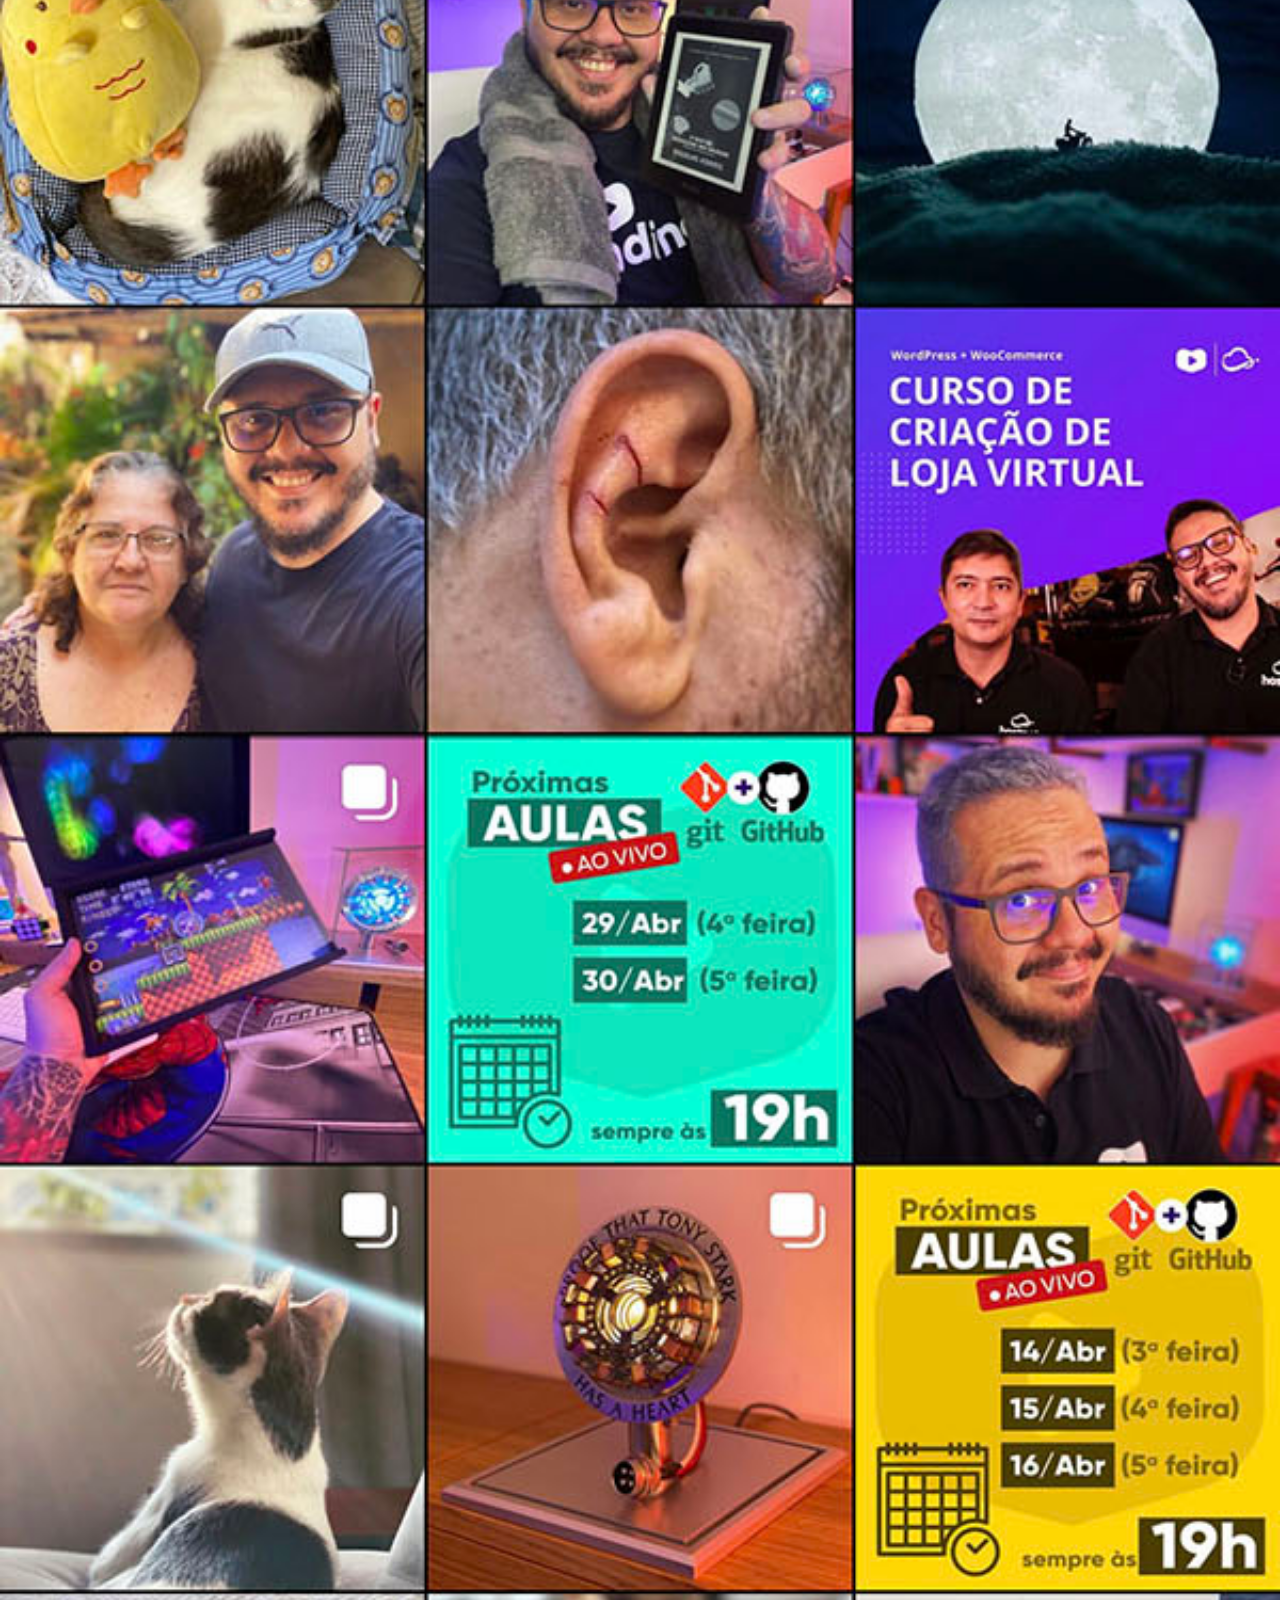
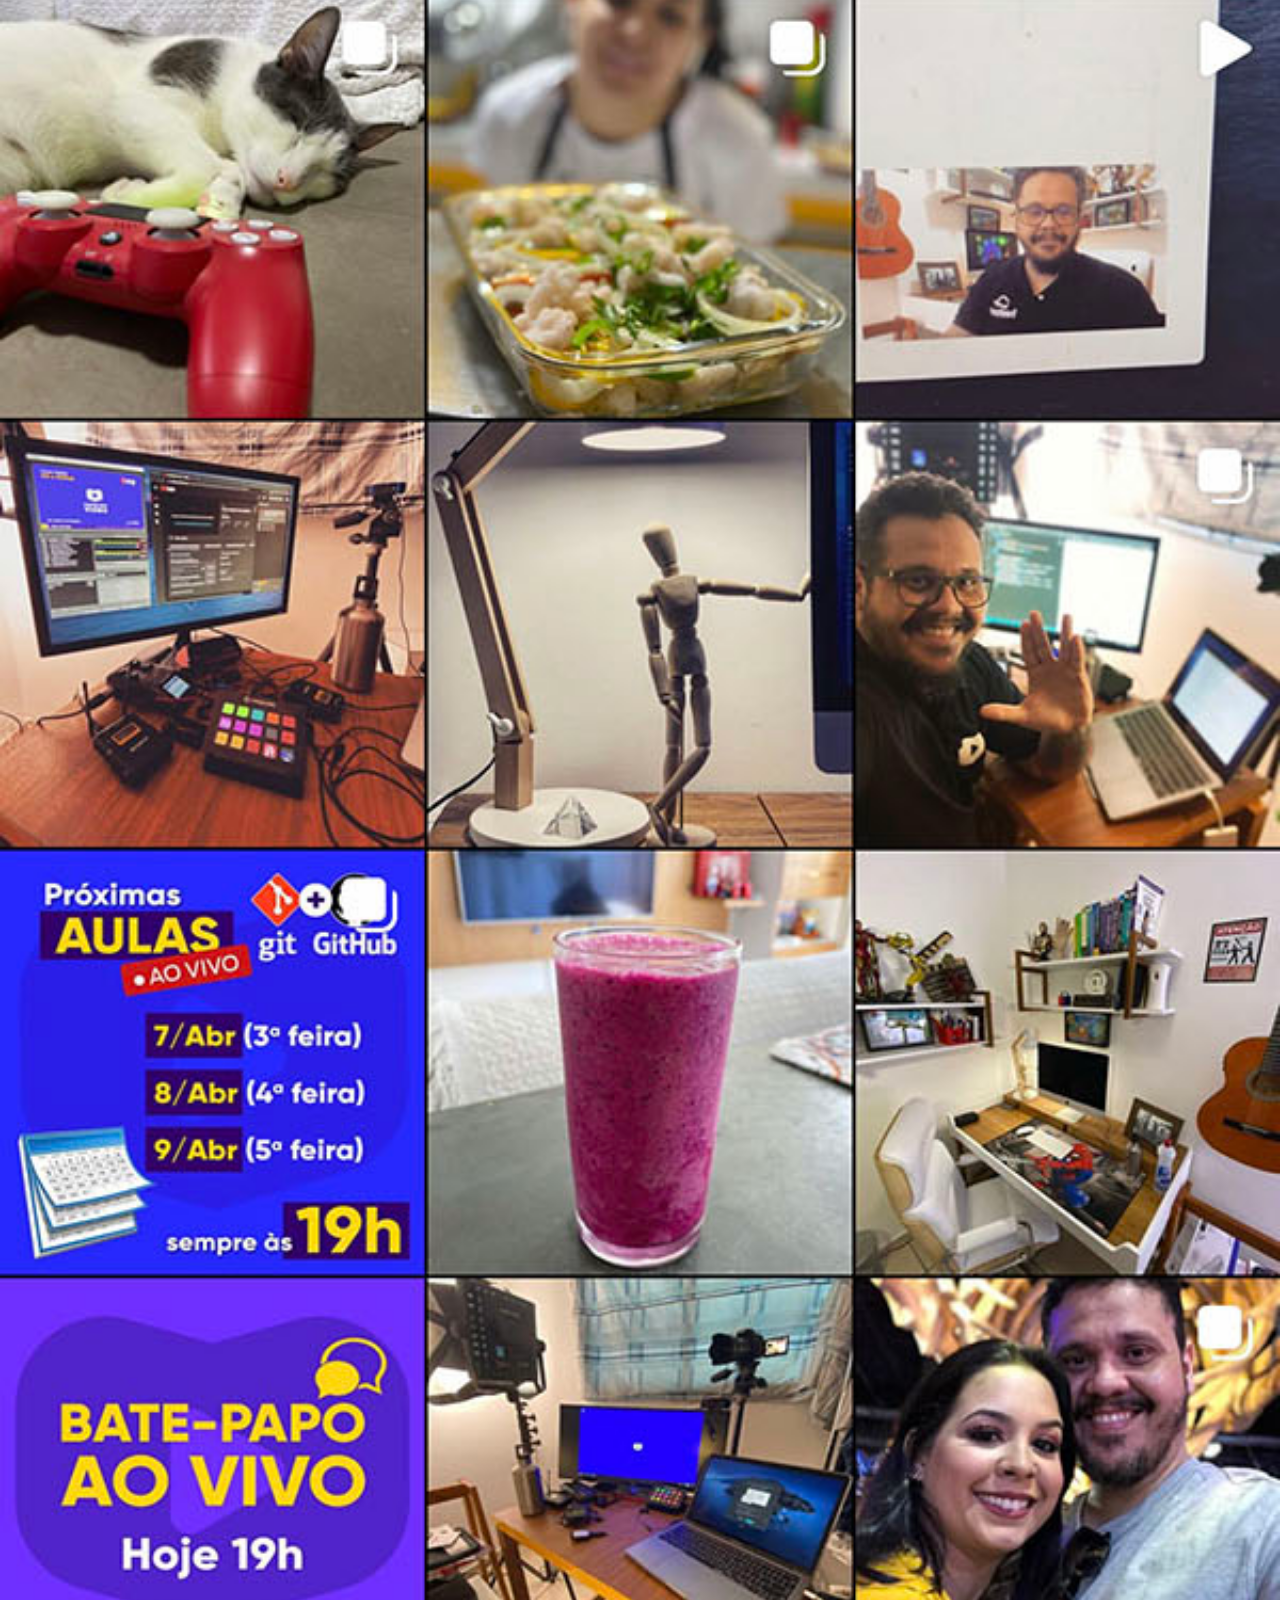
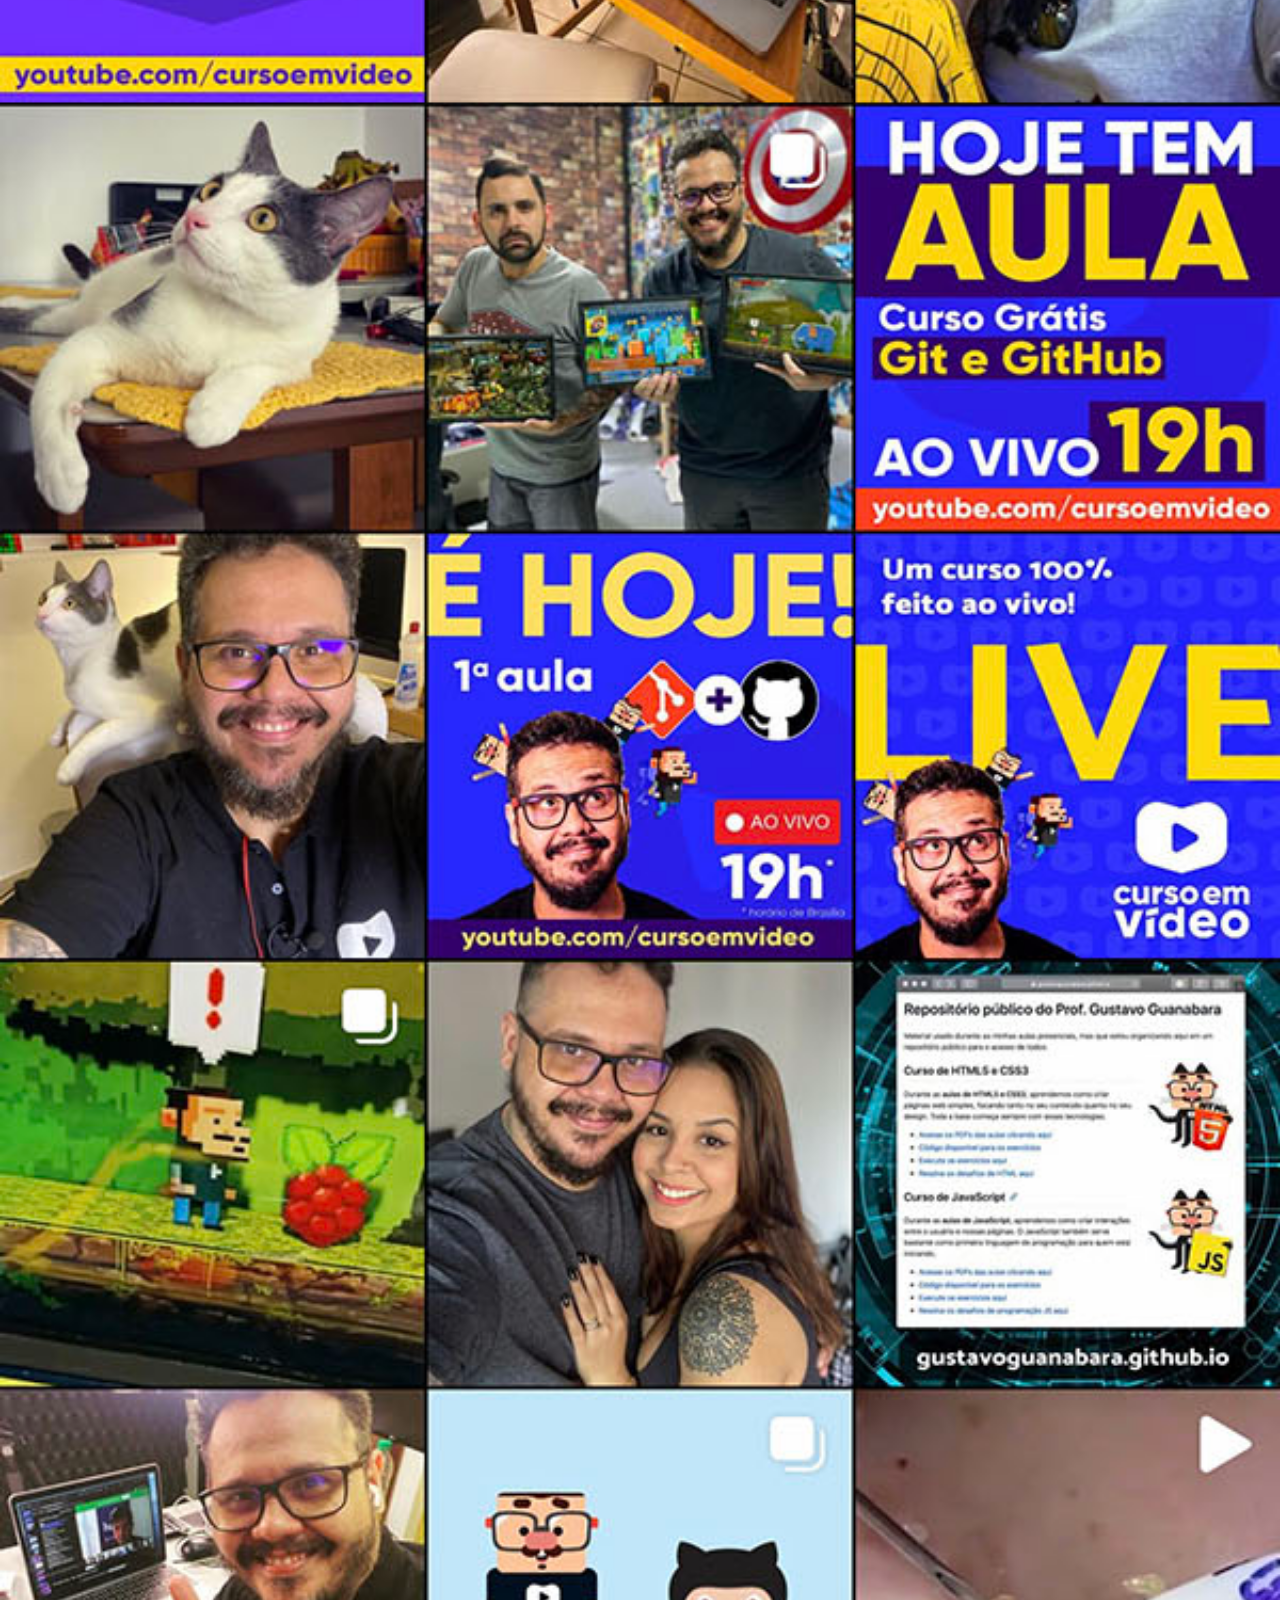
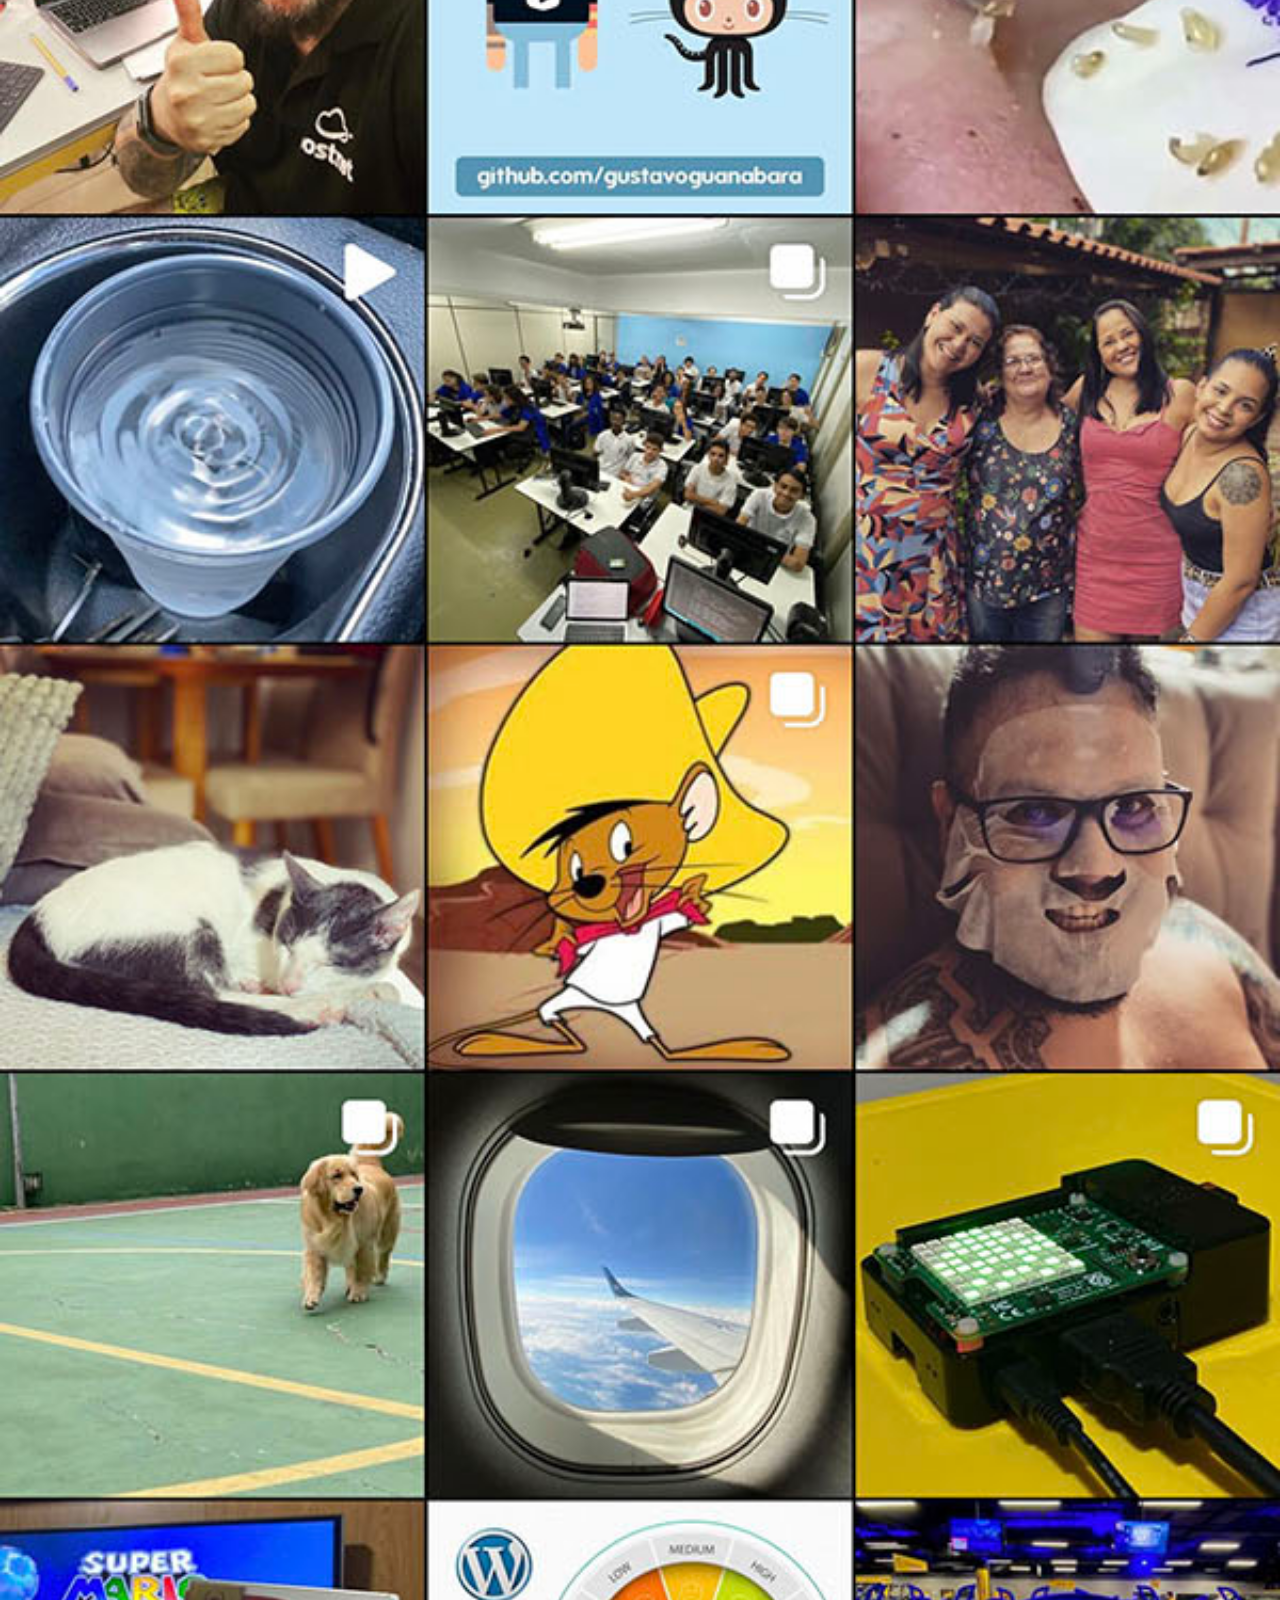
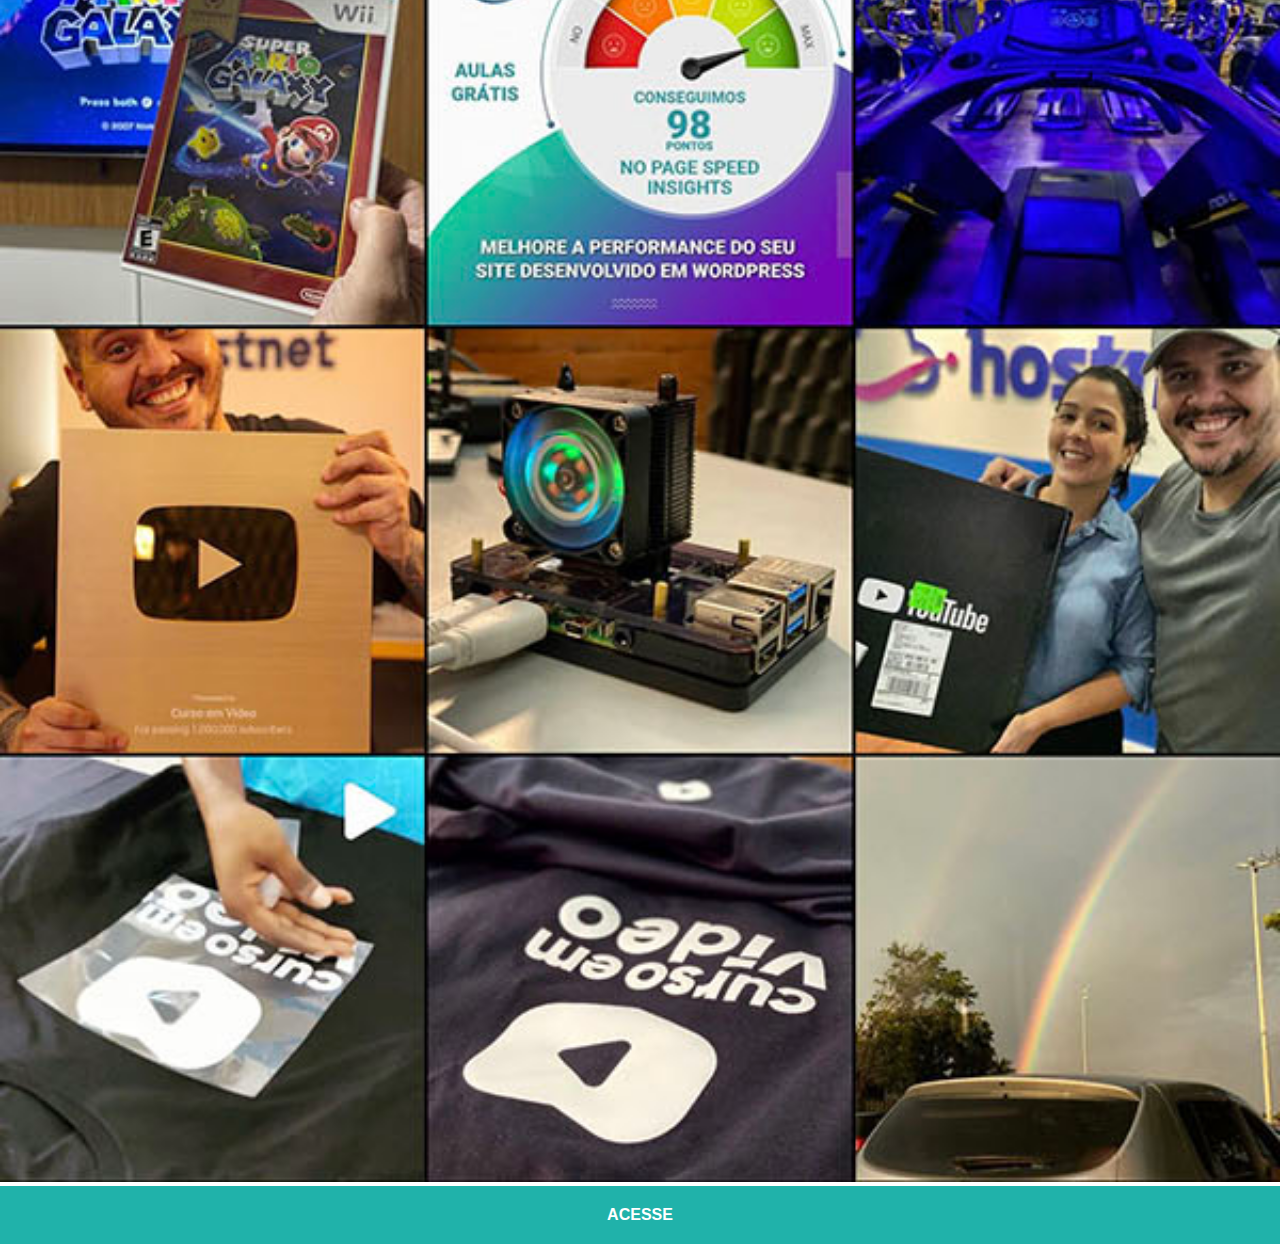
<file: instagram.html>
<!DOCTYPE html>
<html lang="pt-br">

<head>
    <meta charset="UTF-8">
    <meta http-equiv="X-UA-Compatible" content="IE=edge">
    <meta name="viewport" content="width=device-width, initial-scale=1.0">
    <title>Instagram</title>
    <link rel="stylesheet" href="estilos/social.css">
</head>

<body>
    <img src="imagens/tela-instagram.jpg" alt="YouTube">
    <a href="#" target="_blank">ACESSE</a>
</body>

</html>
</file>
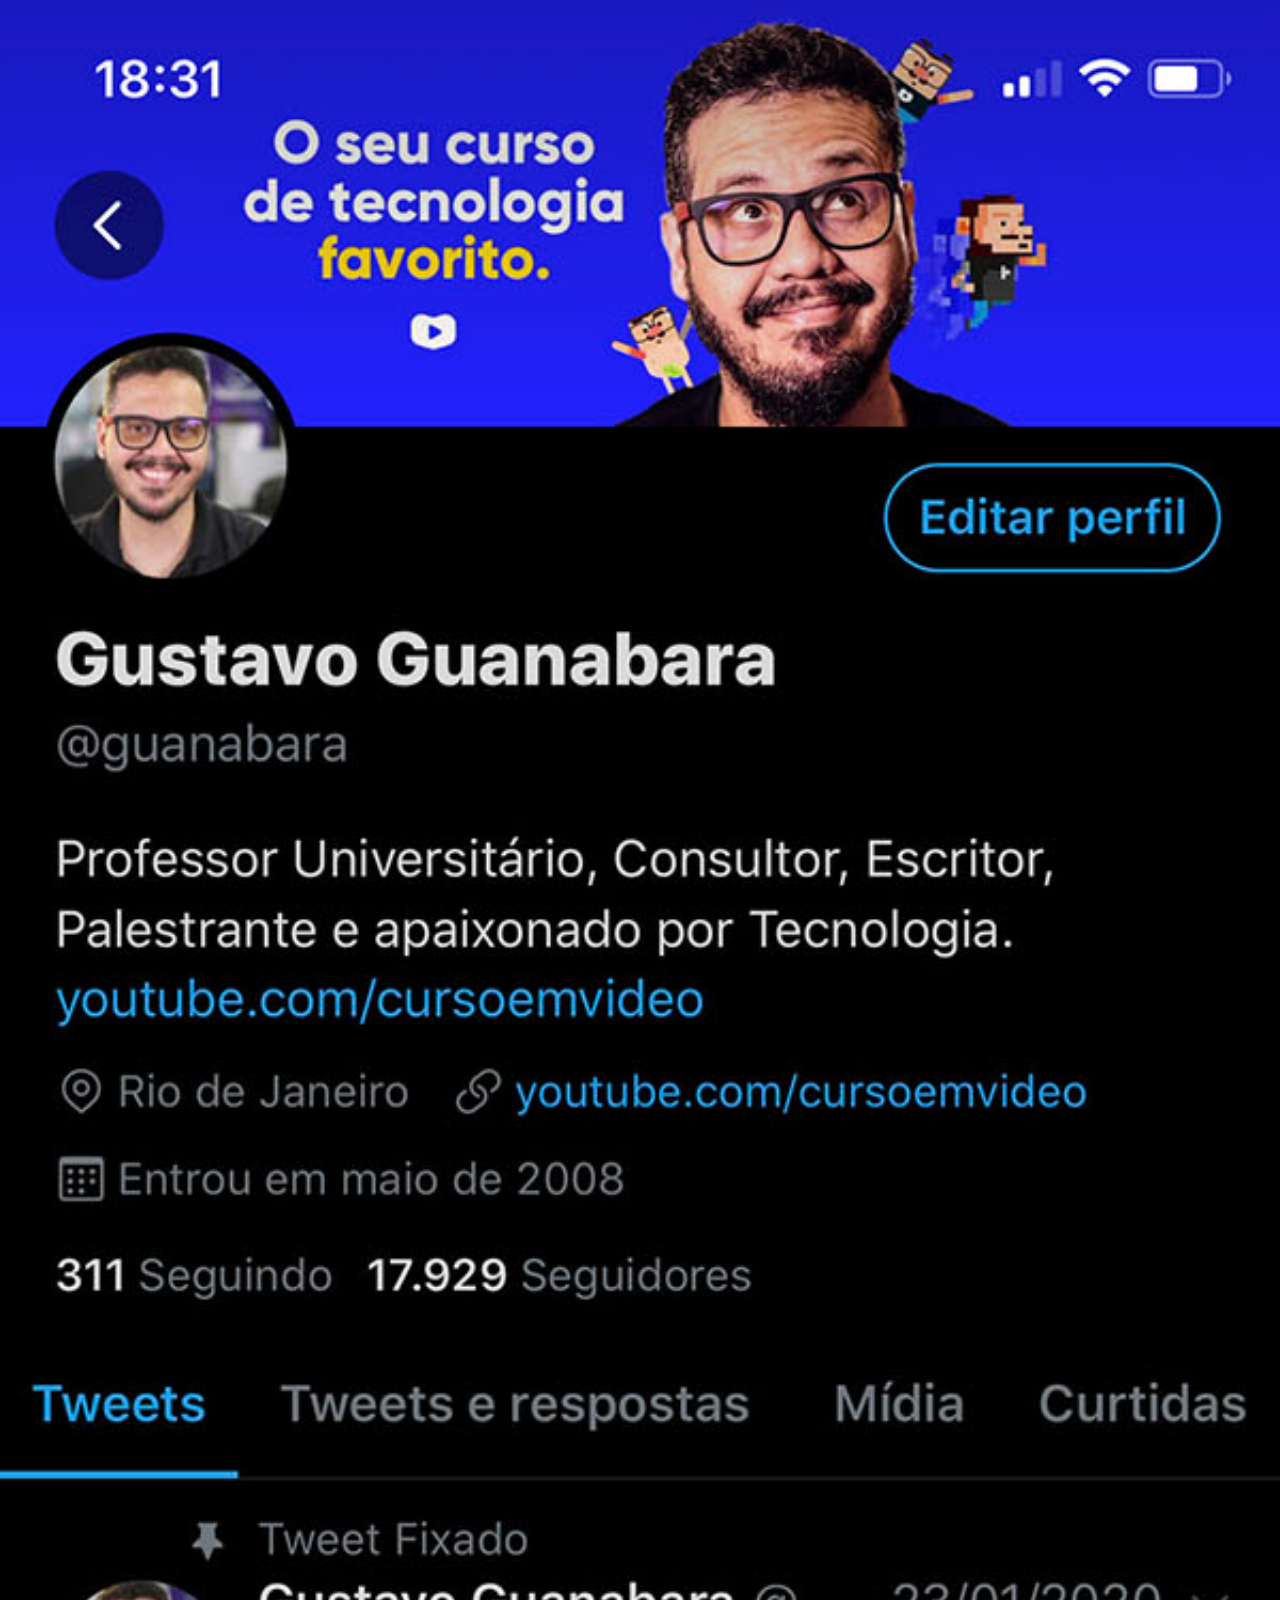
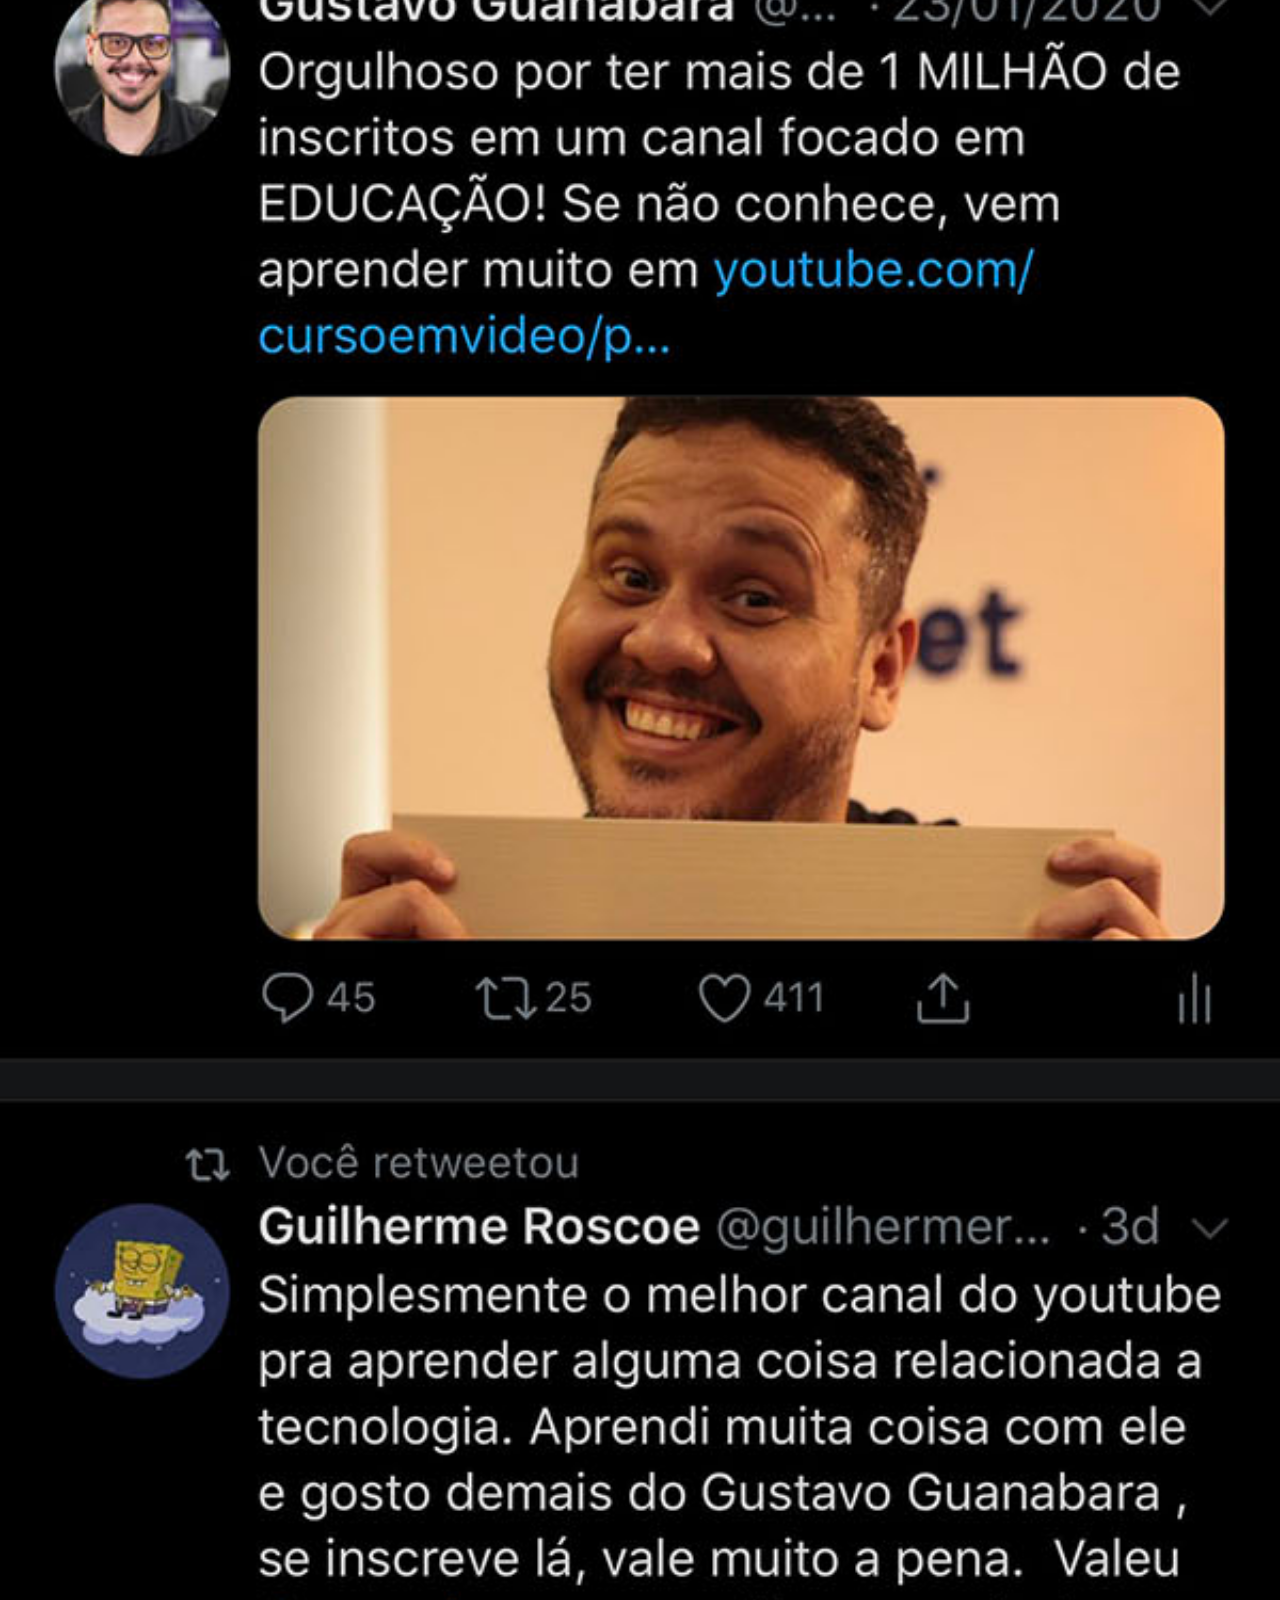
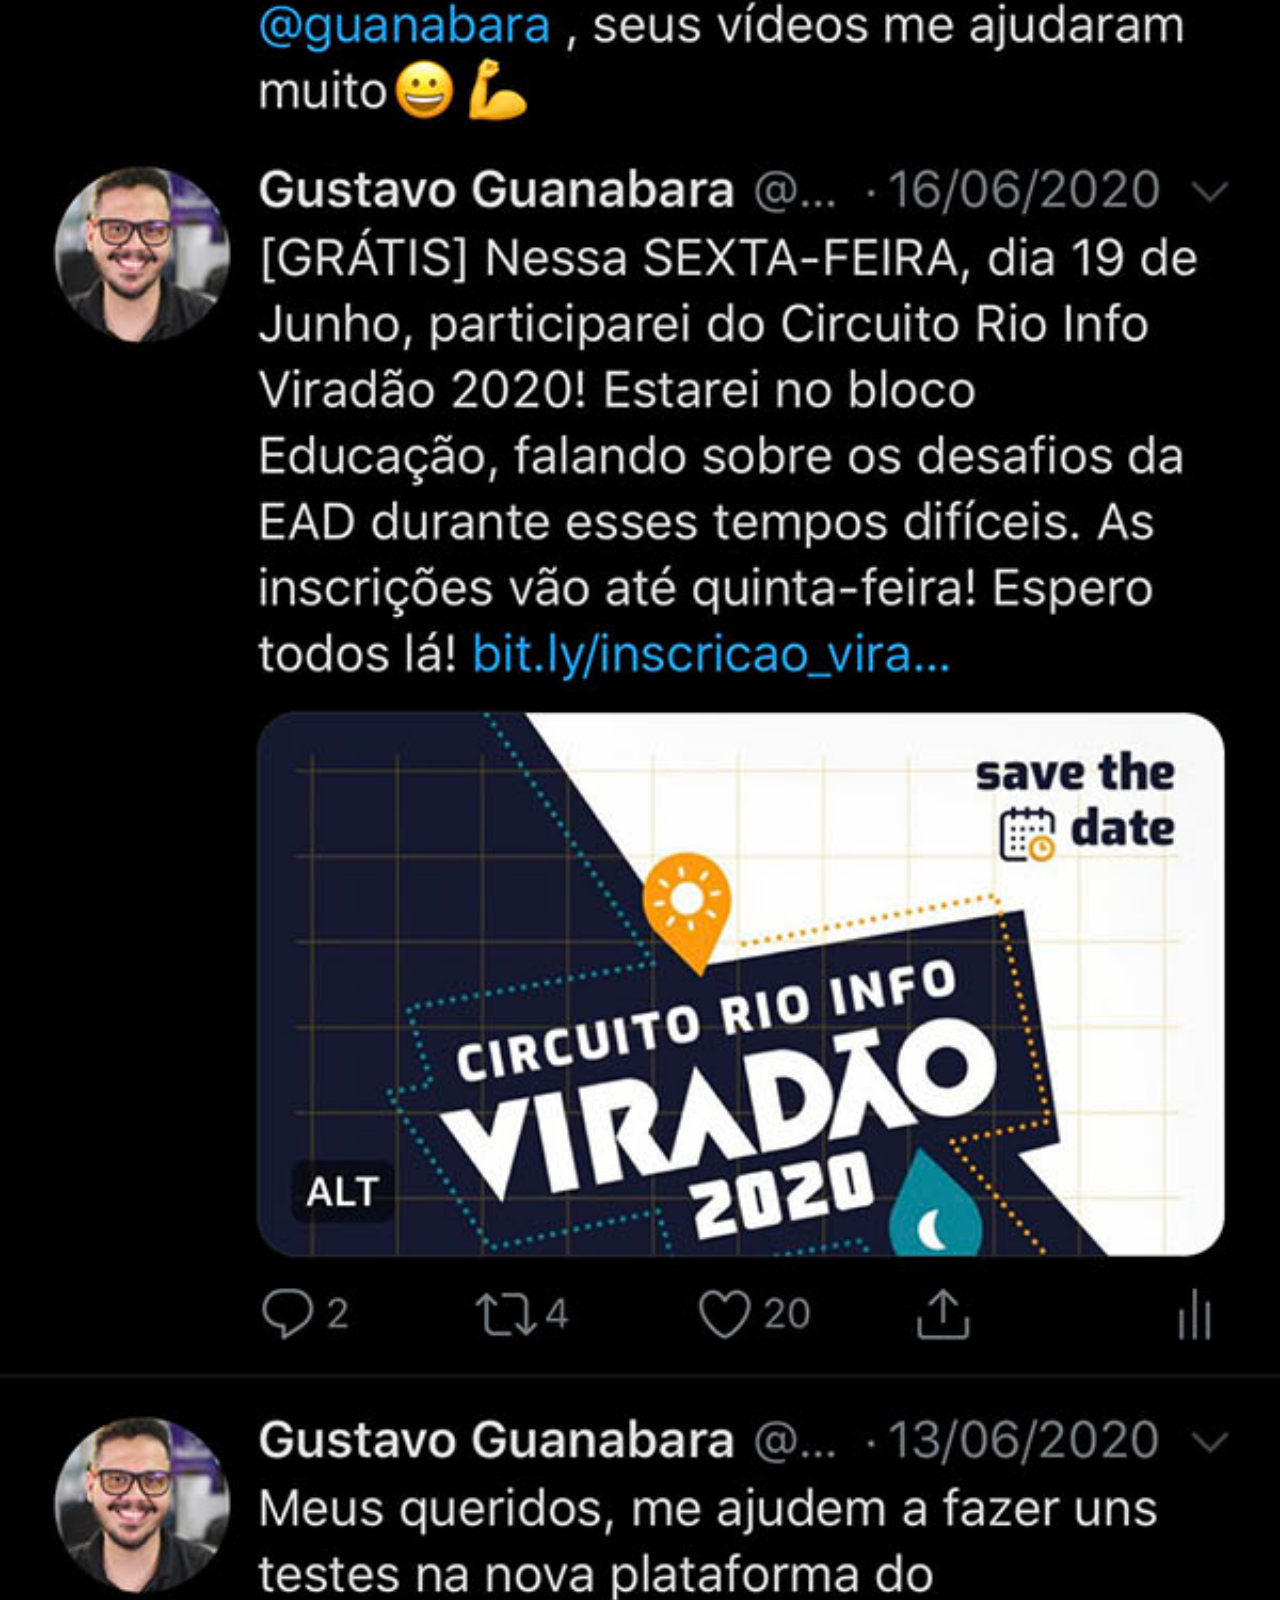
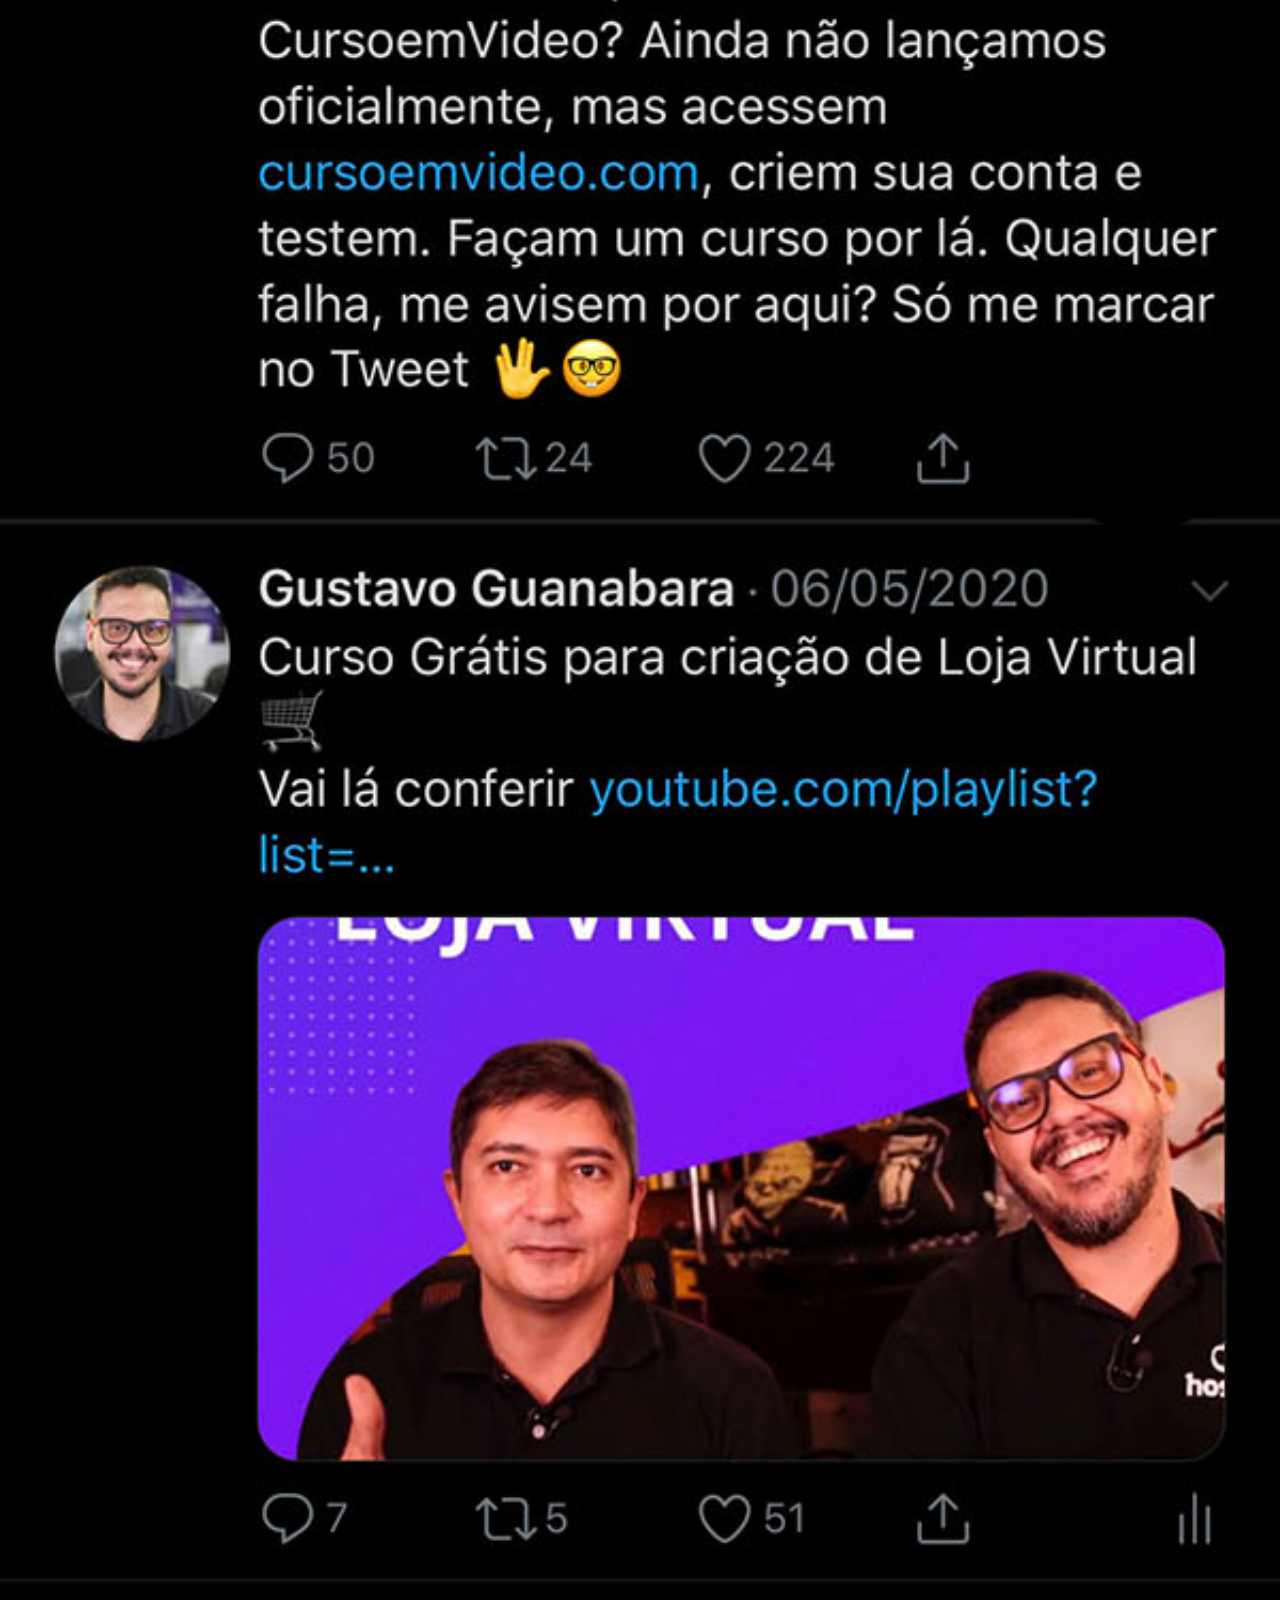
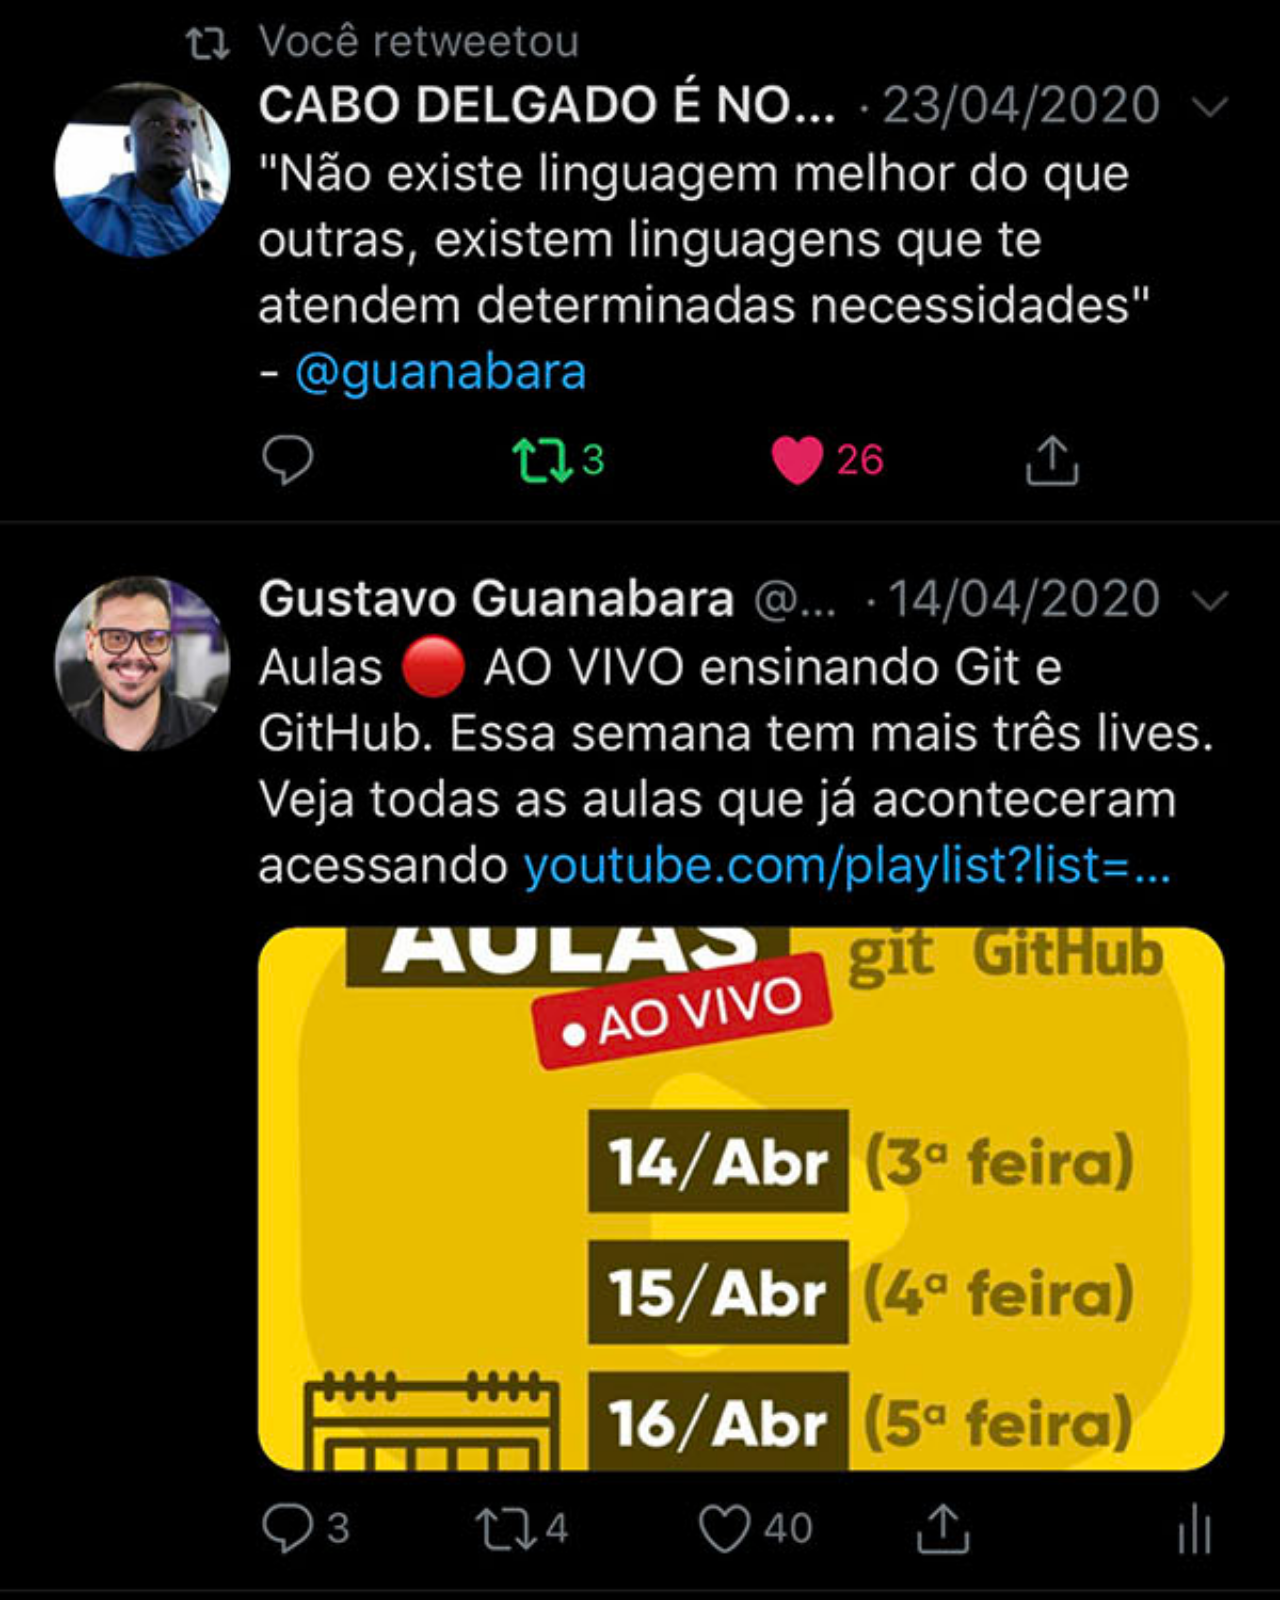
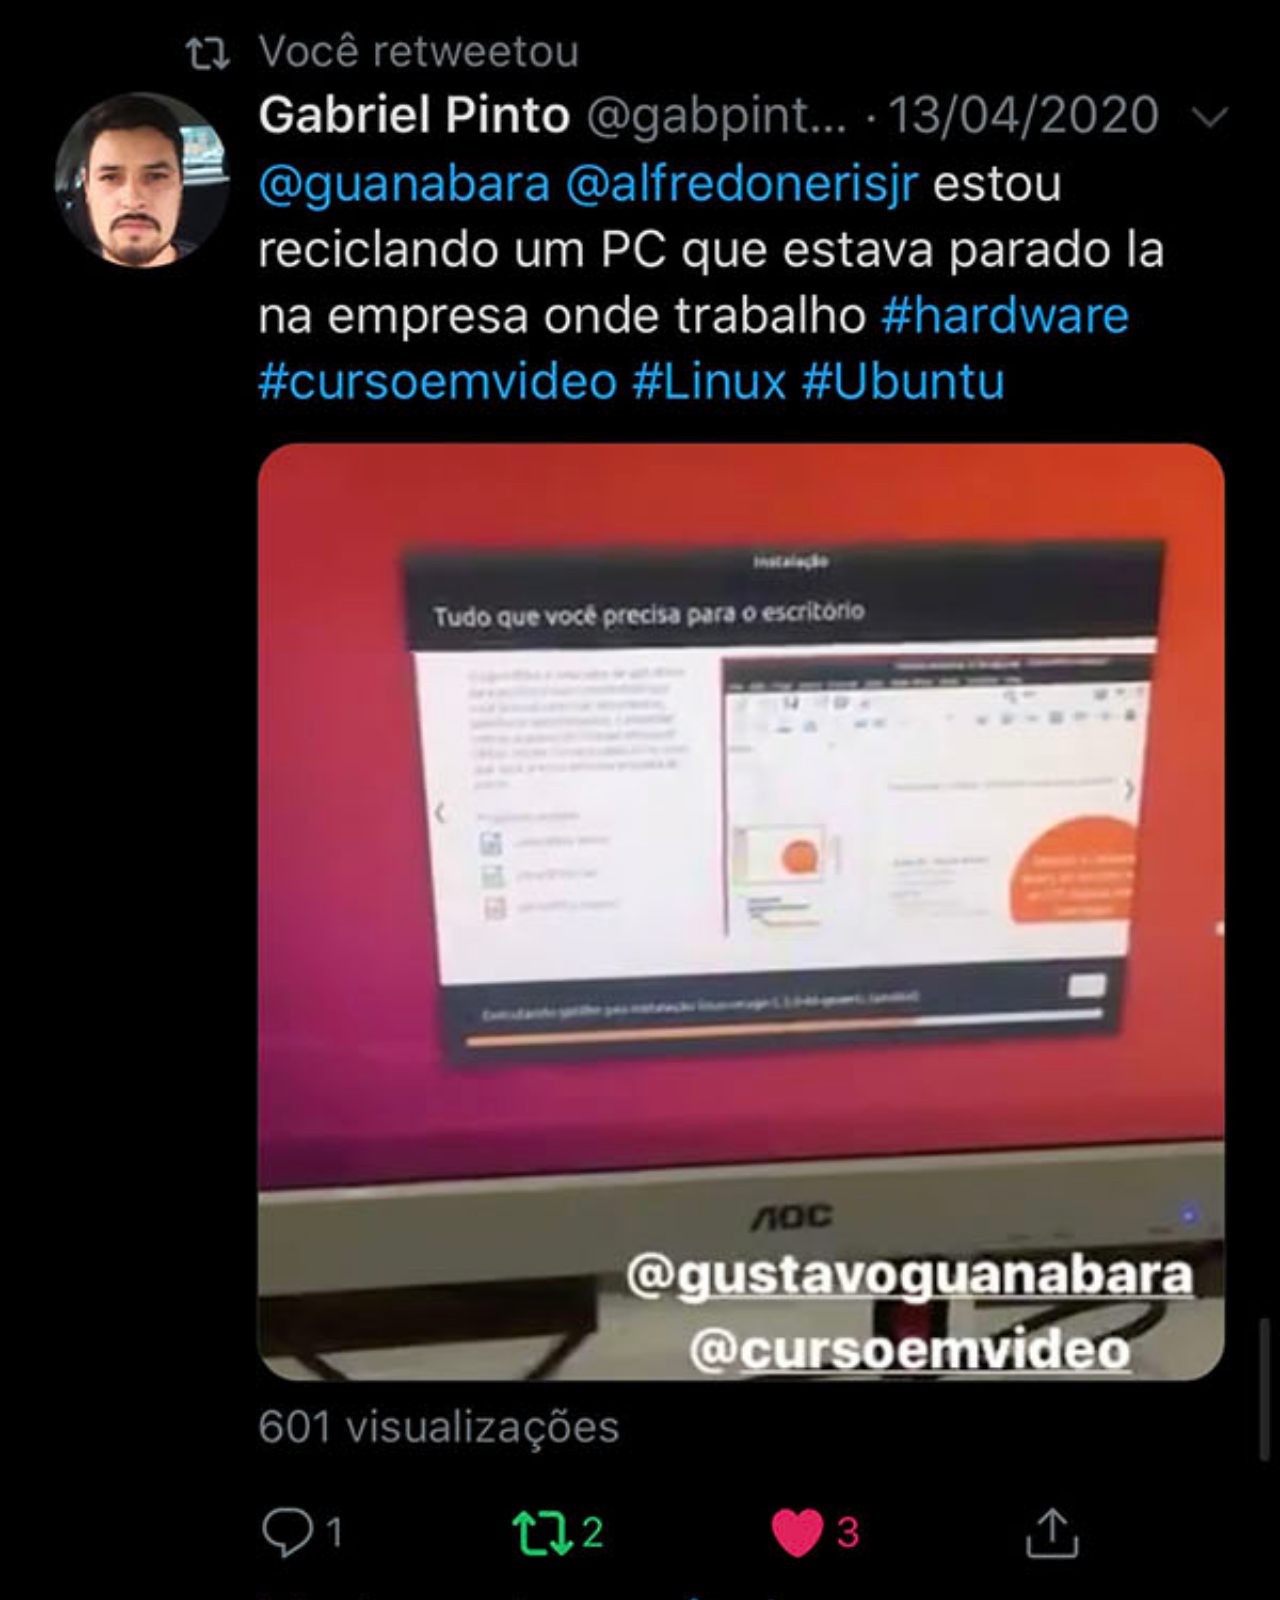
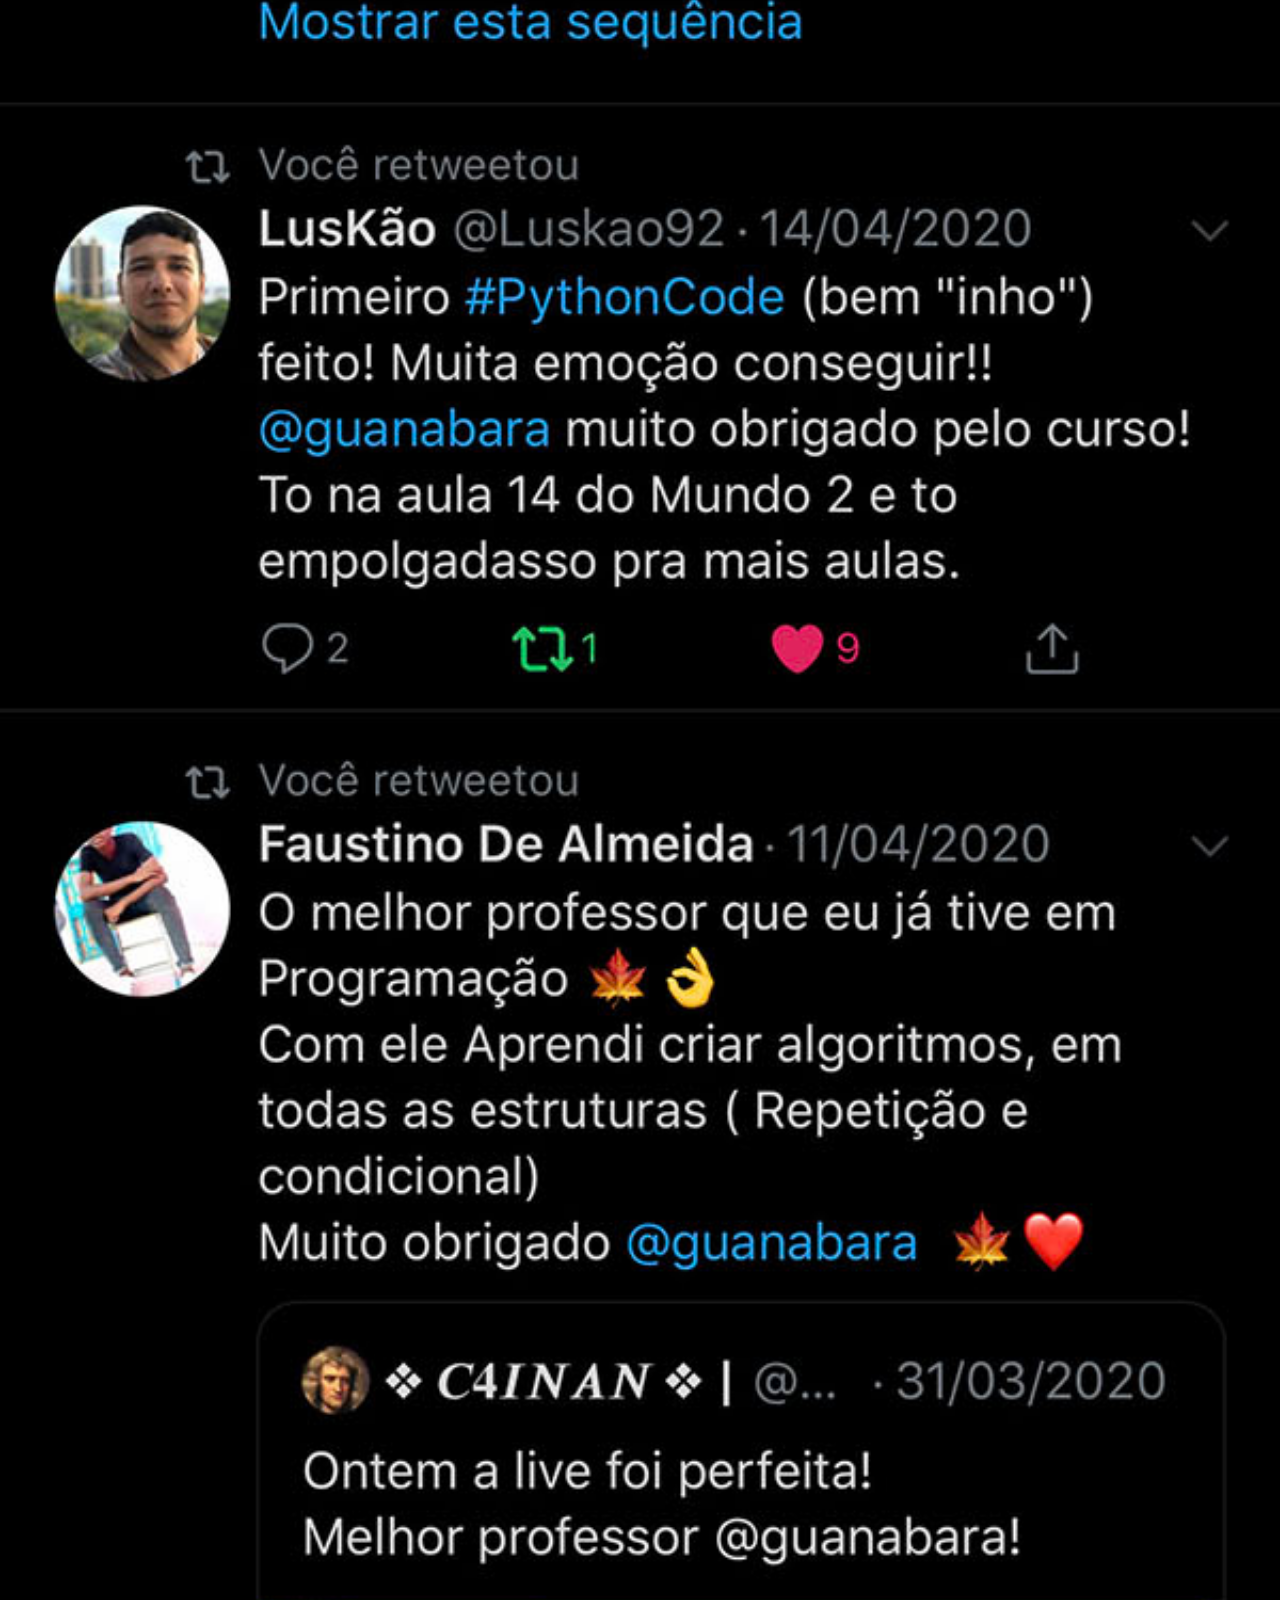
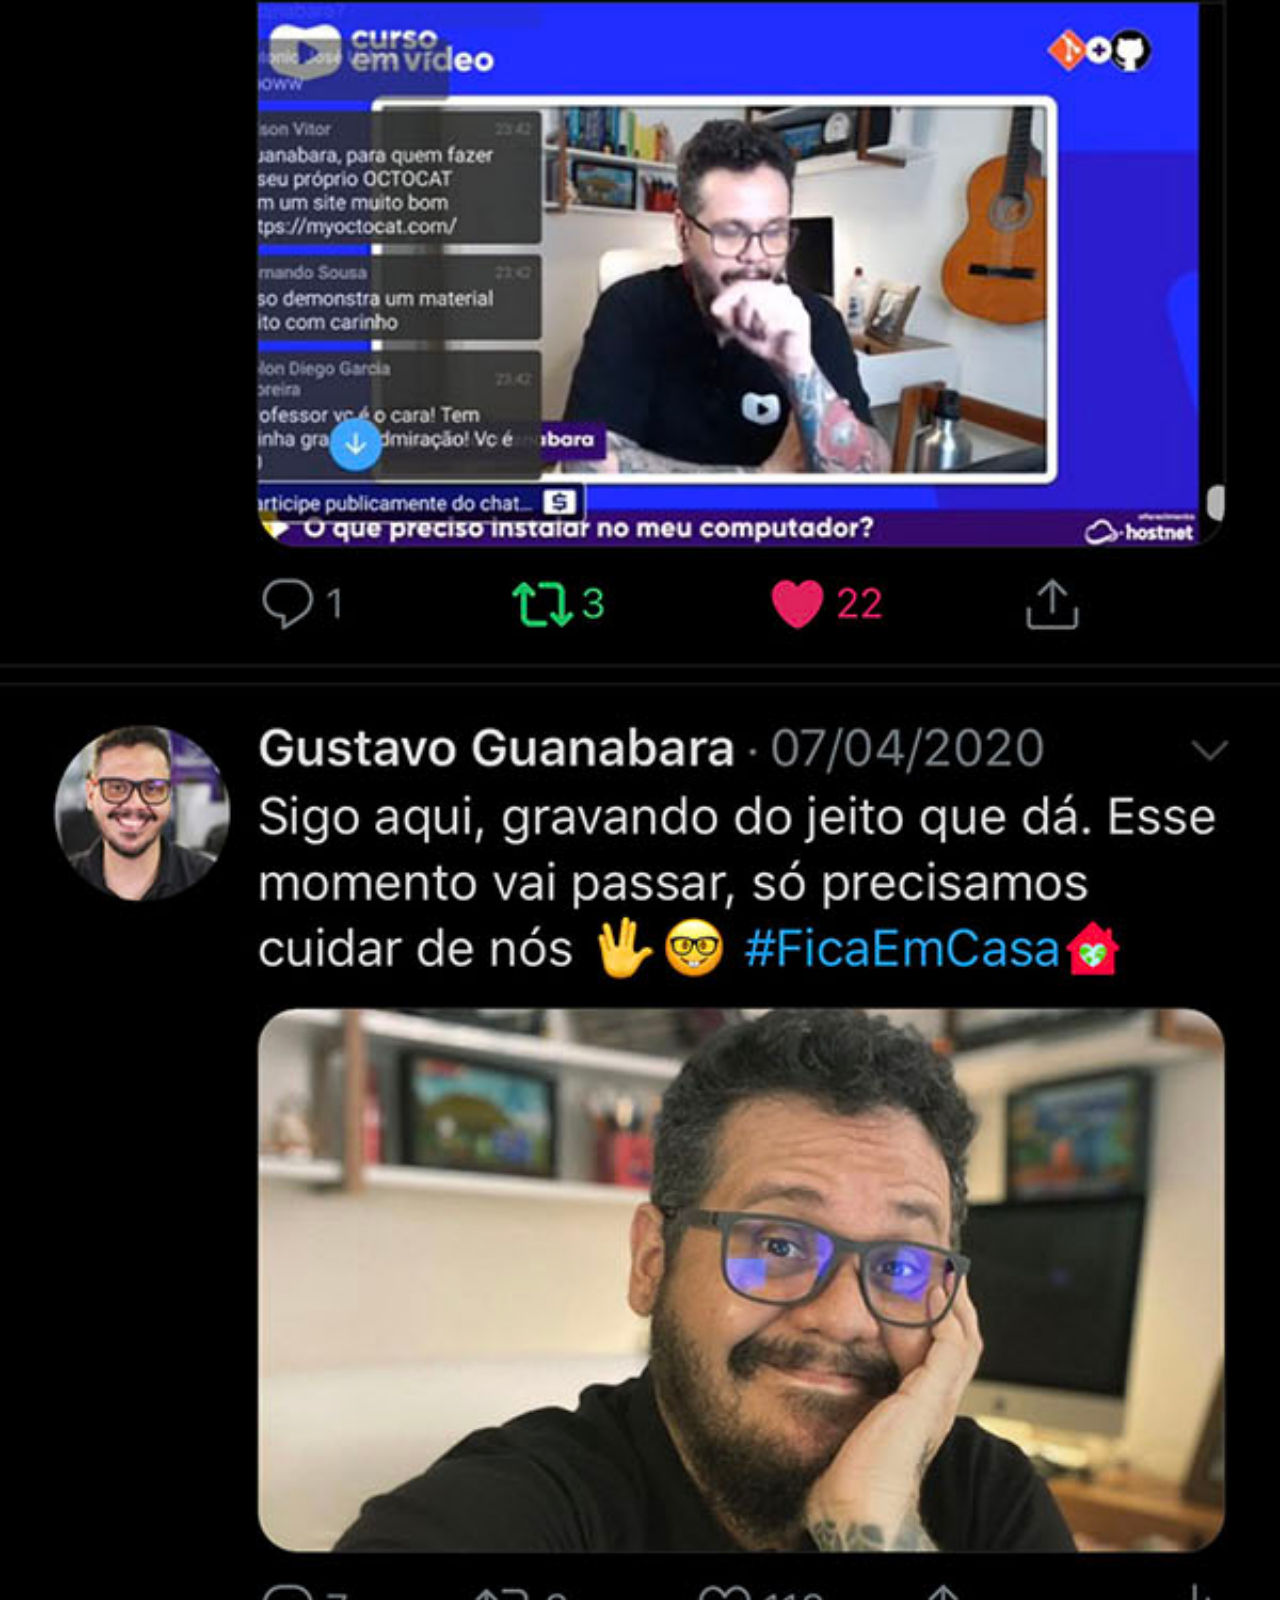
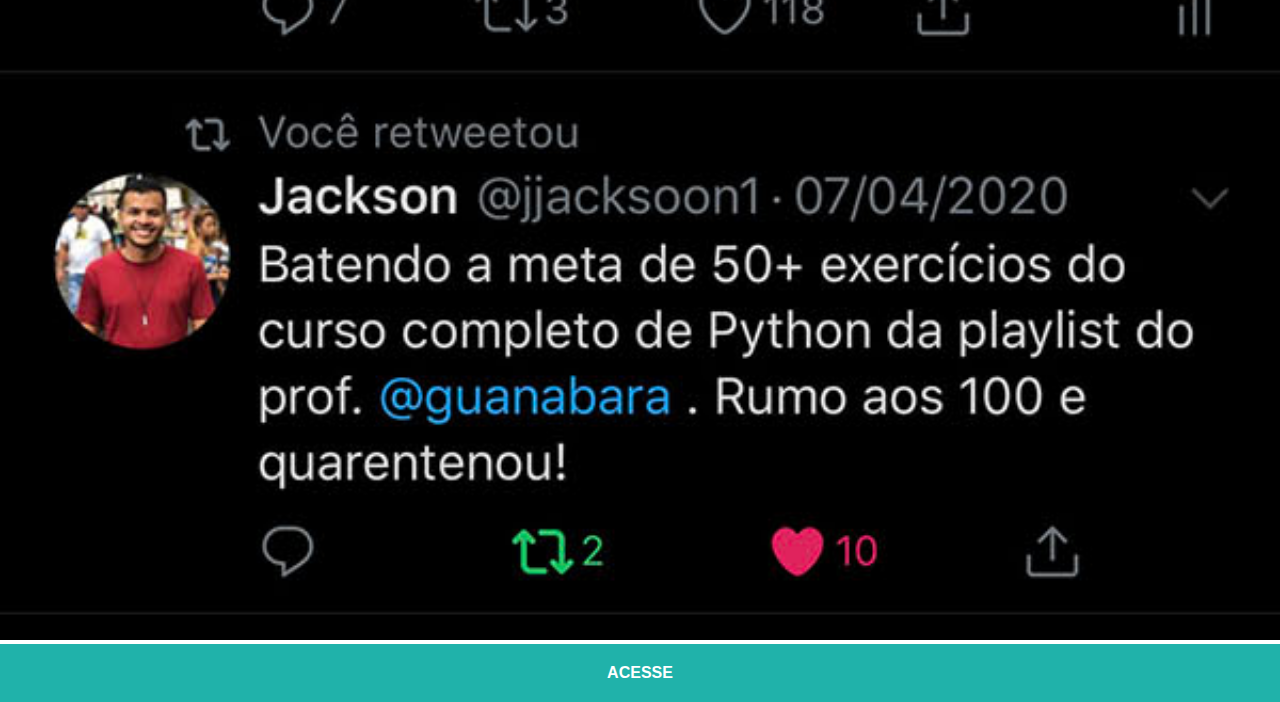
<file: twitter.html>
<!DOCTYPE html>
<html lang="pt-br">

<head>
    <meta charset="UTF-8">
    <meta http-equiv="X-UA-Compatible" content="IE=edge">
    <meta name="viewport" content="width=device-width, initial-scale=1.0">
    <title>Twitter</title>
    <link rel="stylesheet" href="estilos/social.css">
</head>

<body>
    <img src="imagens/tela-twitter.jpg" alt="YouTube">
    <a href="#" target="_blank">ACESSE</a>
</body>

</html>
</file>
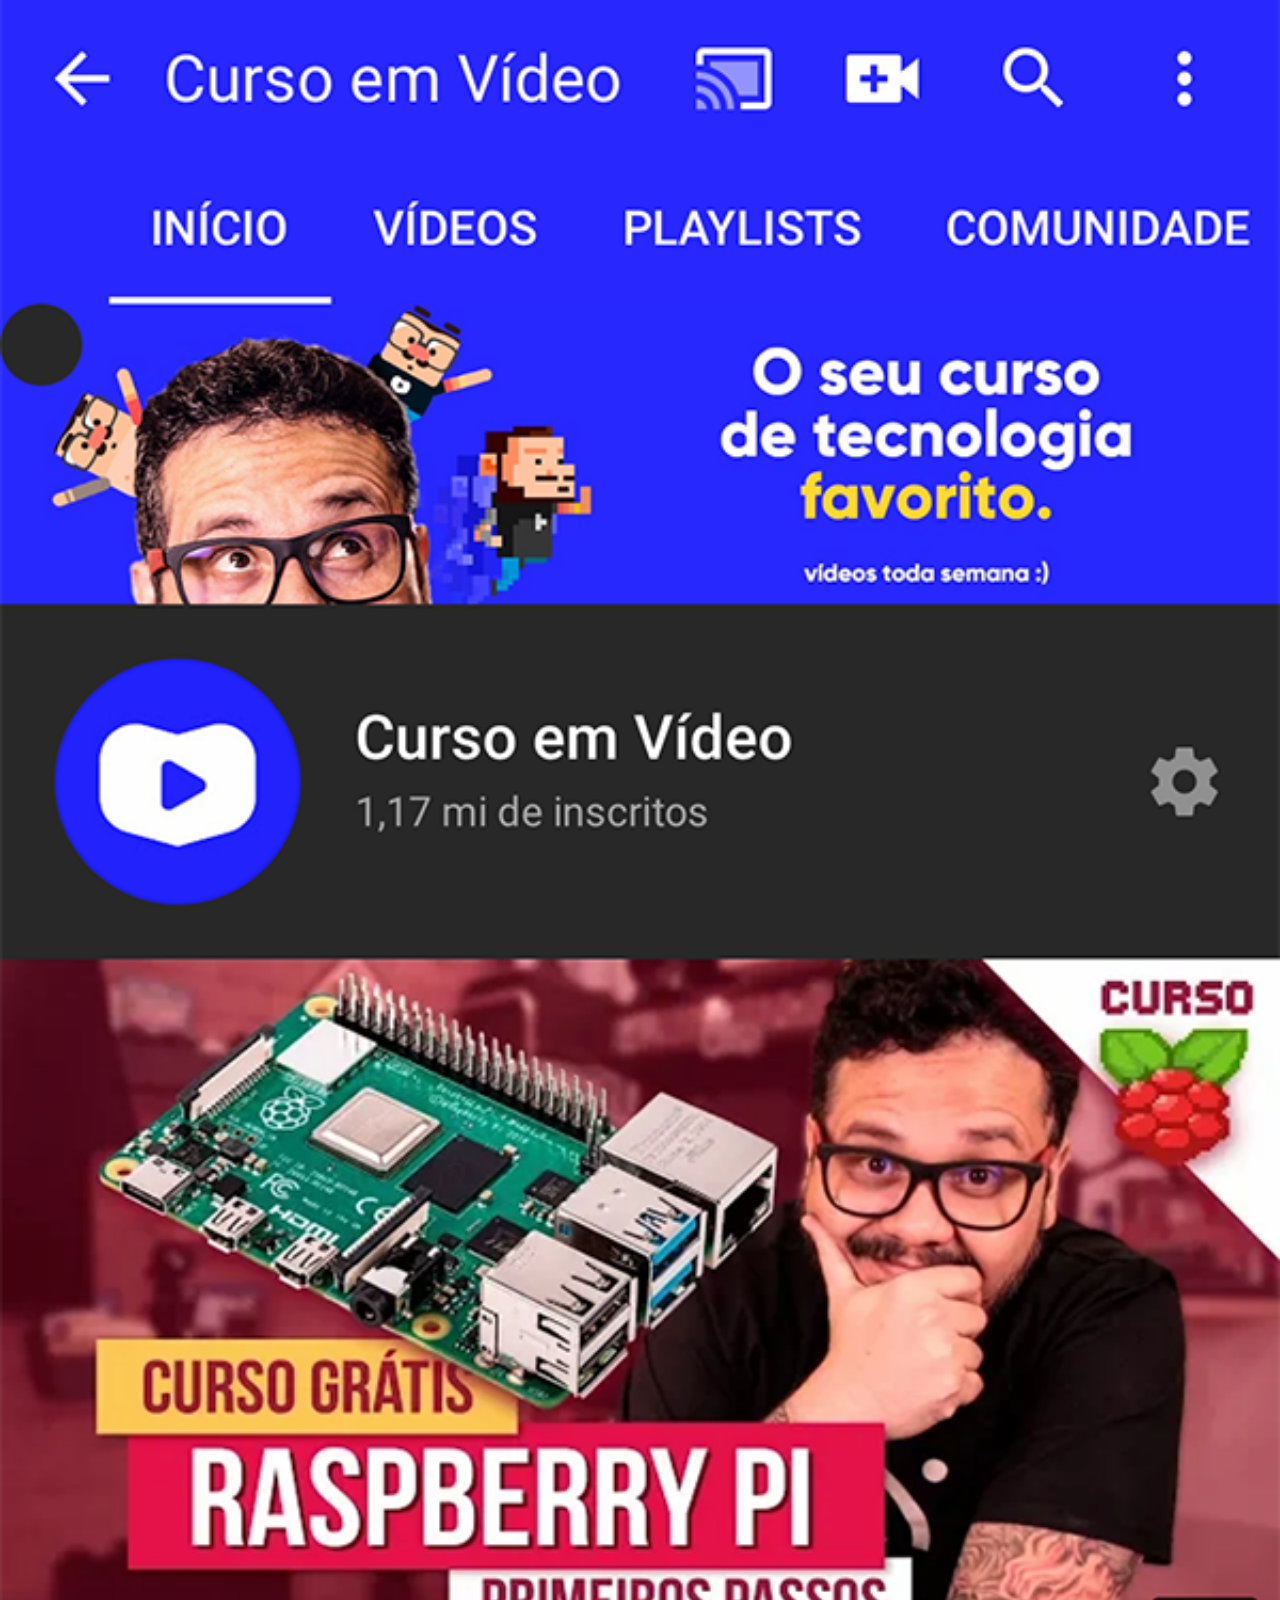
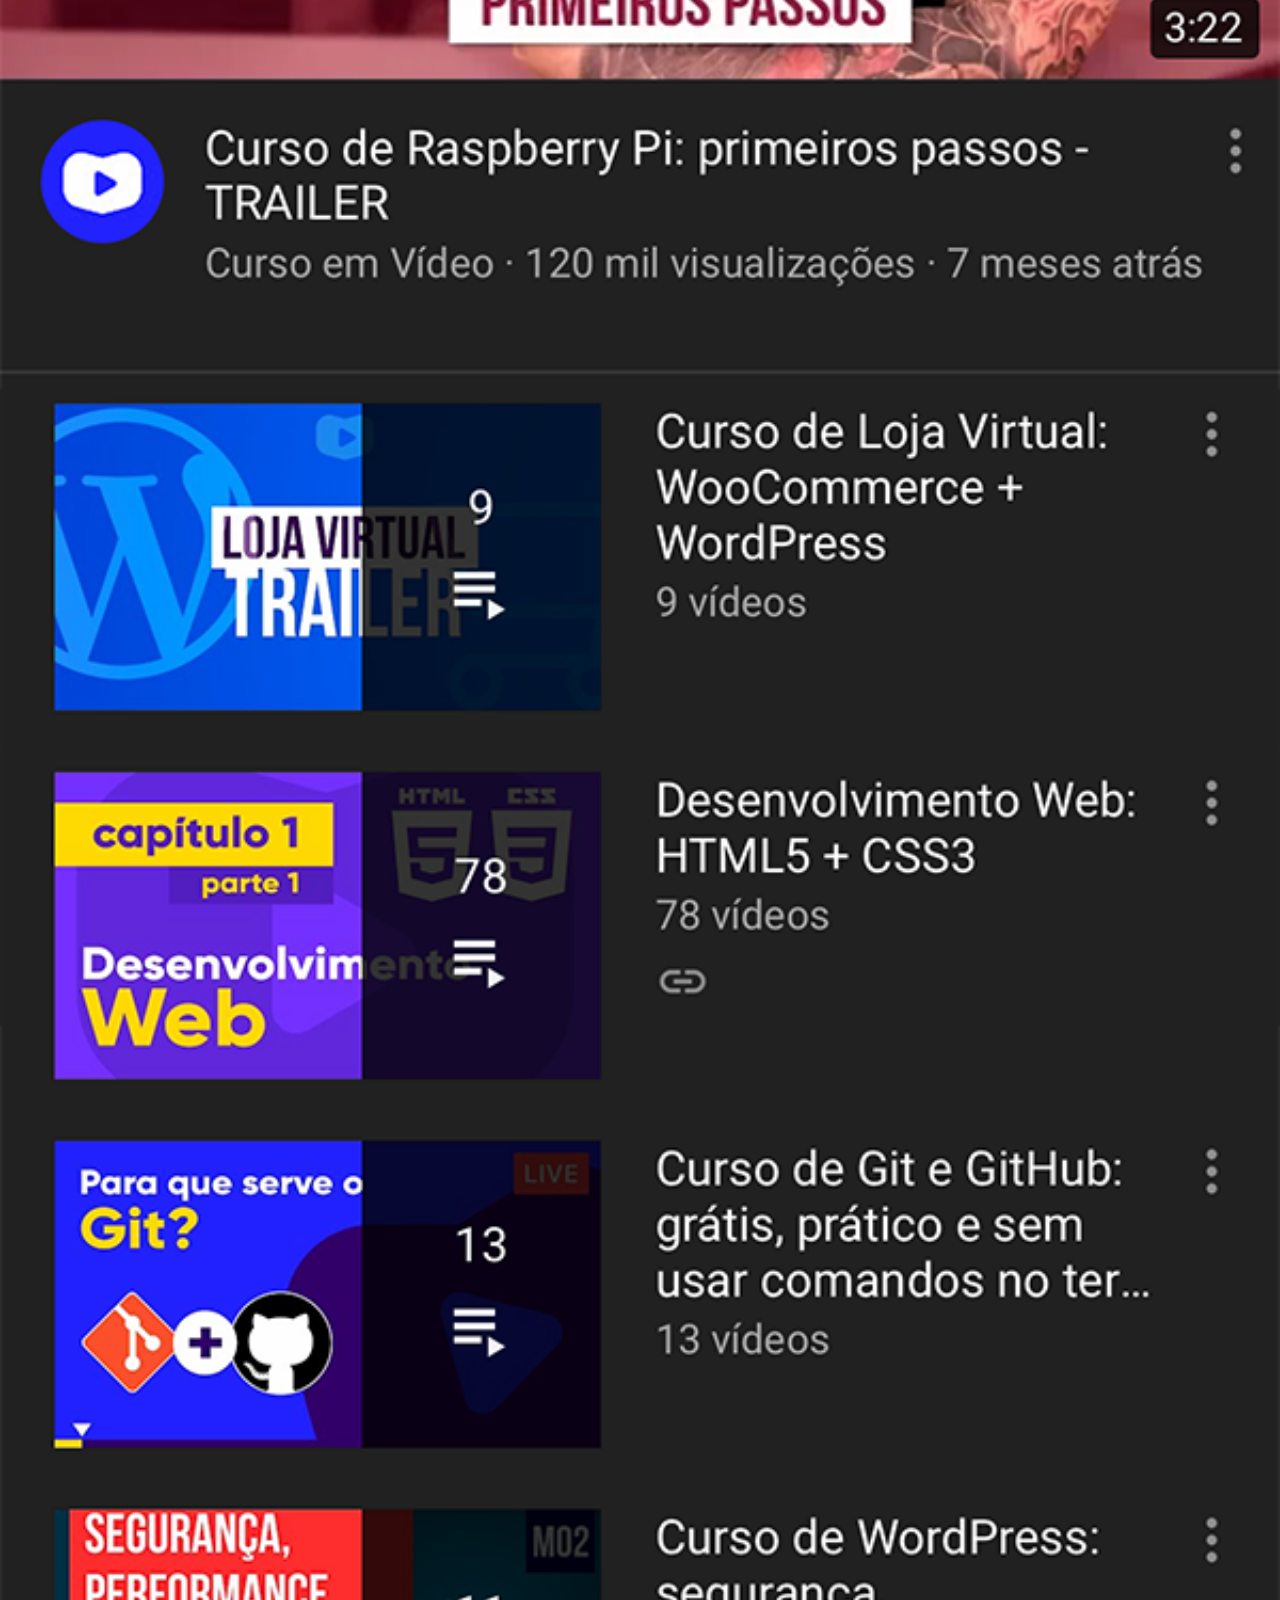
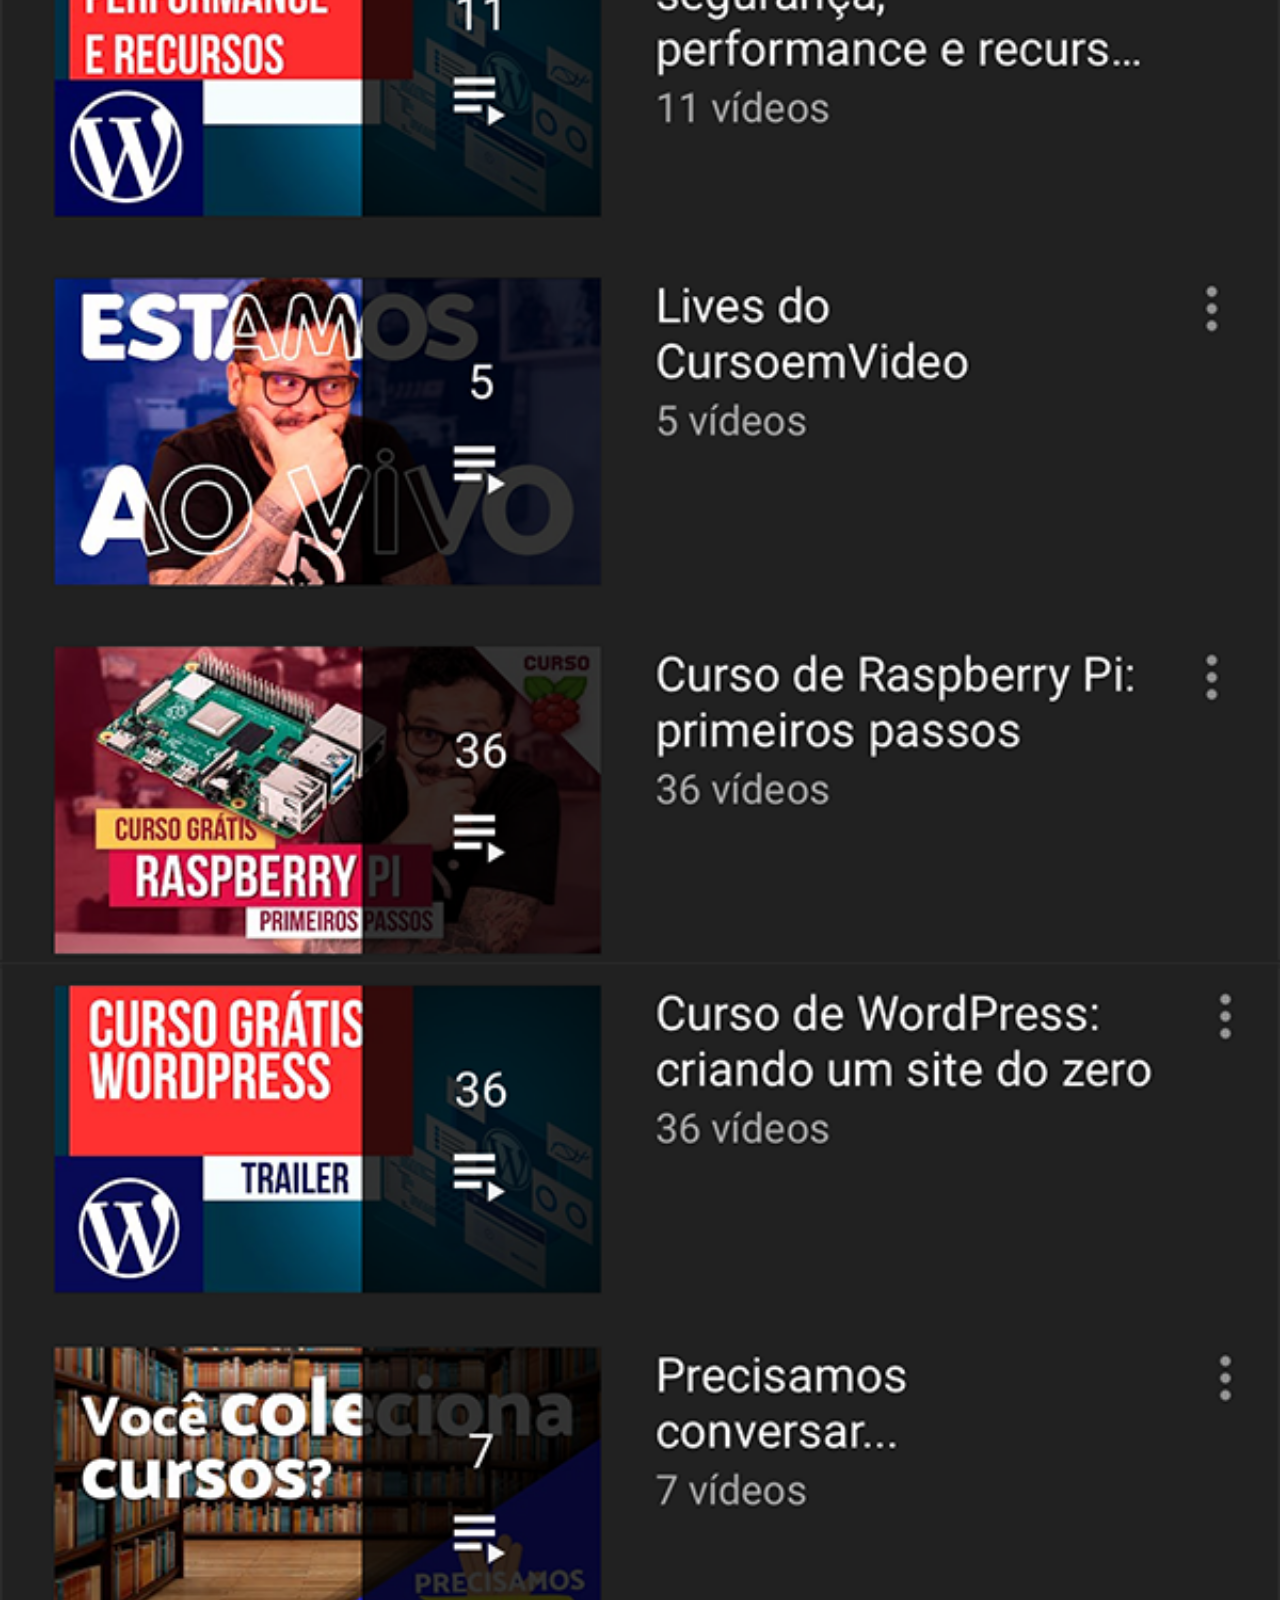
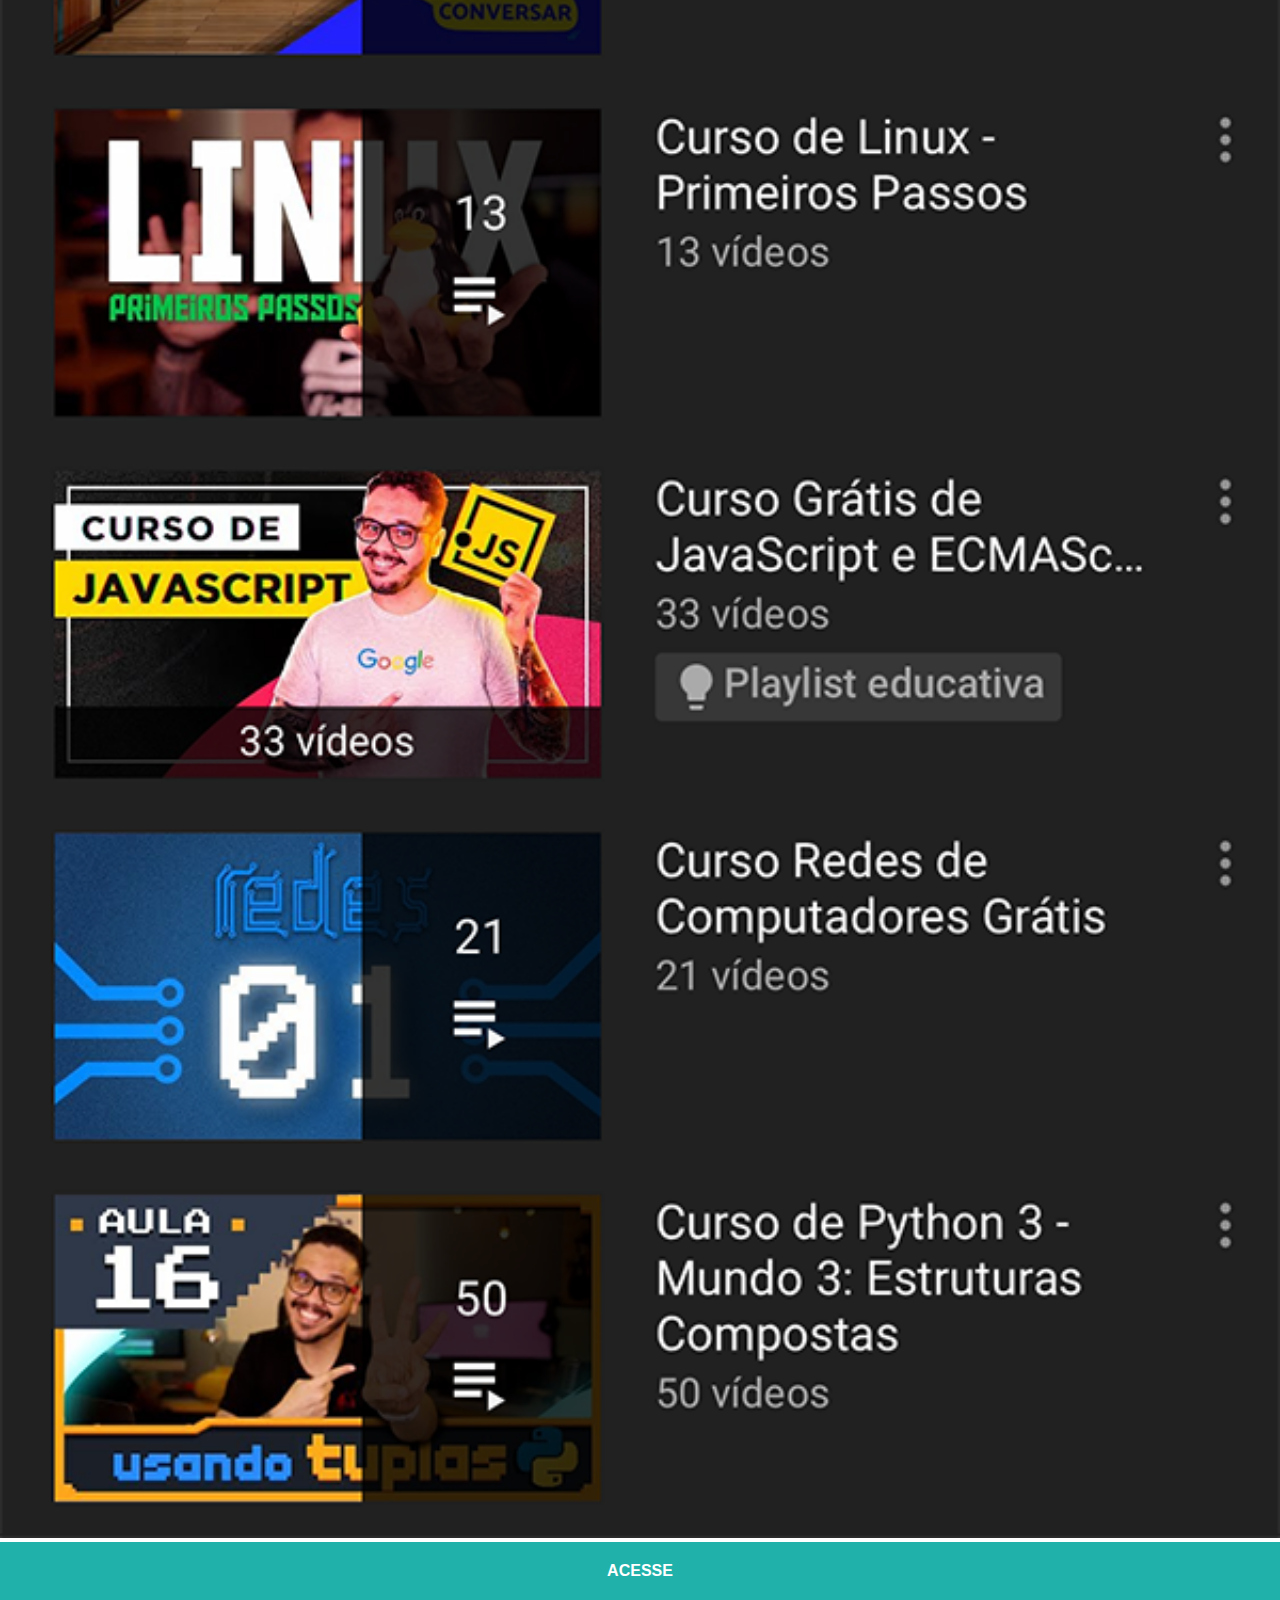
<file: youtube.html>
<!DOCTYPE html>
<html lang="pt-br">

<head>
    <meta charset="UTF-8">
    <meta http-equiv="X-UA-Compatible" content="IE=edge">
    <meta name="viewport" content="width=device-width, initial-scale=1.0">
    <title>YouTube</title>
    <link rel="stylesheet" href="estilos/social.css">
</head>

<body>
    <img src="imagens/tela-youtube.png" alt="YouTube">
    <a href="#" target="_blank">ACESSE</a>
</body>

</html>
</file>
<file: estilos/style.css>
@charset "UTF-8";

* {
    margin: 0px;
    padding: 0px;
    font-family: Arial, Helvetica, sans-serif;
}

html,
body {
    height: 100vh;
    width: 100vw;
    background-color: #0f0f0f;
}

body {
    background: url(../imagens/fundo-madeira.jpg) no-repeat center center  ;
    background-size: cover;
    background-attachment: fixed;
}

main {
    height: 100vh;
    position: relative;
}

section#telefone {
    position: absolute;
    top: 50%;
    left: 50%;
    transform: translate(-50%, -50%);

    height: 627px;
    width: 311px;
    background: url(../imagens/frame-iphone.png) no-repeat;
    
}

iframe#tela {
    position: relative;
    top: 79px;
    left: 21px;

    width: 268px;
    height: 472px;
}

section#rede-sociais {
    text-align: right;
    
}

section#rede-sociais > a > img {
    width: 45px;
    margin: 10px;
    border-radius: 50%;
    box-shadow: 1px 1px 10px 1px rgba(0, 0, 0, 0.411);
    box-sizing: border-box;
}

section#rede-sociais img:hover {
    border: 2px solid rgba(255, 255, 255, 0.637);
    transform: translate(-3px, -3px);
    box-shadow: 5px 5px 10px rgba(0, 0, 0, 0.664);
    transition-duration: .2s;
}
</file>
<file: estilos/social.css>
* {
    margin: 0px;
    padding: 0px;
    font-family: Arial, Helvetica, sans-serif;
}

::-webkit-scrollbar {
    width: 0px;
    height: 0px;
}

img {
    width: 100vw;
}

a {
    display: block;
    background-color: lightseagreen;
    color: white;
    padding: 20px;
    text-align: center;
    font-weight: bolder;
    text-decoration: none;
}

a:hover {
    background-color: aqua;
}
</file>
